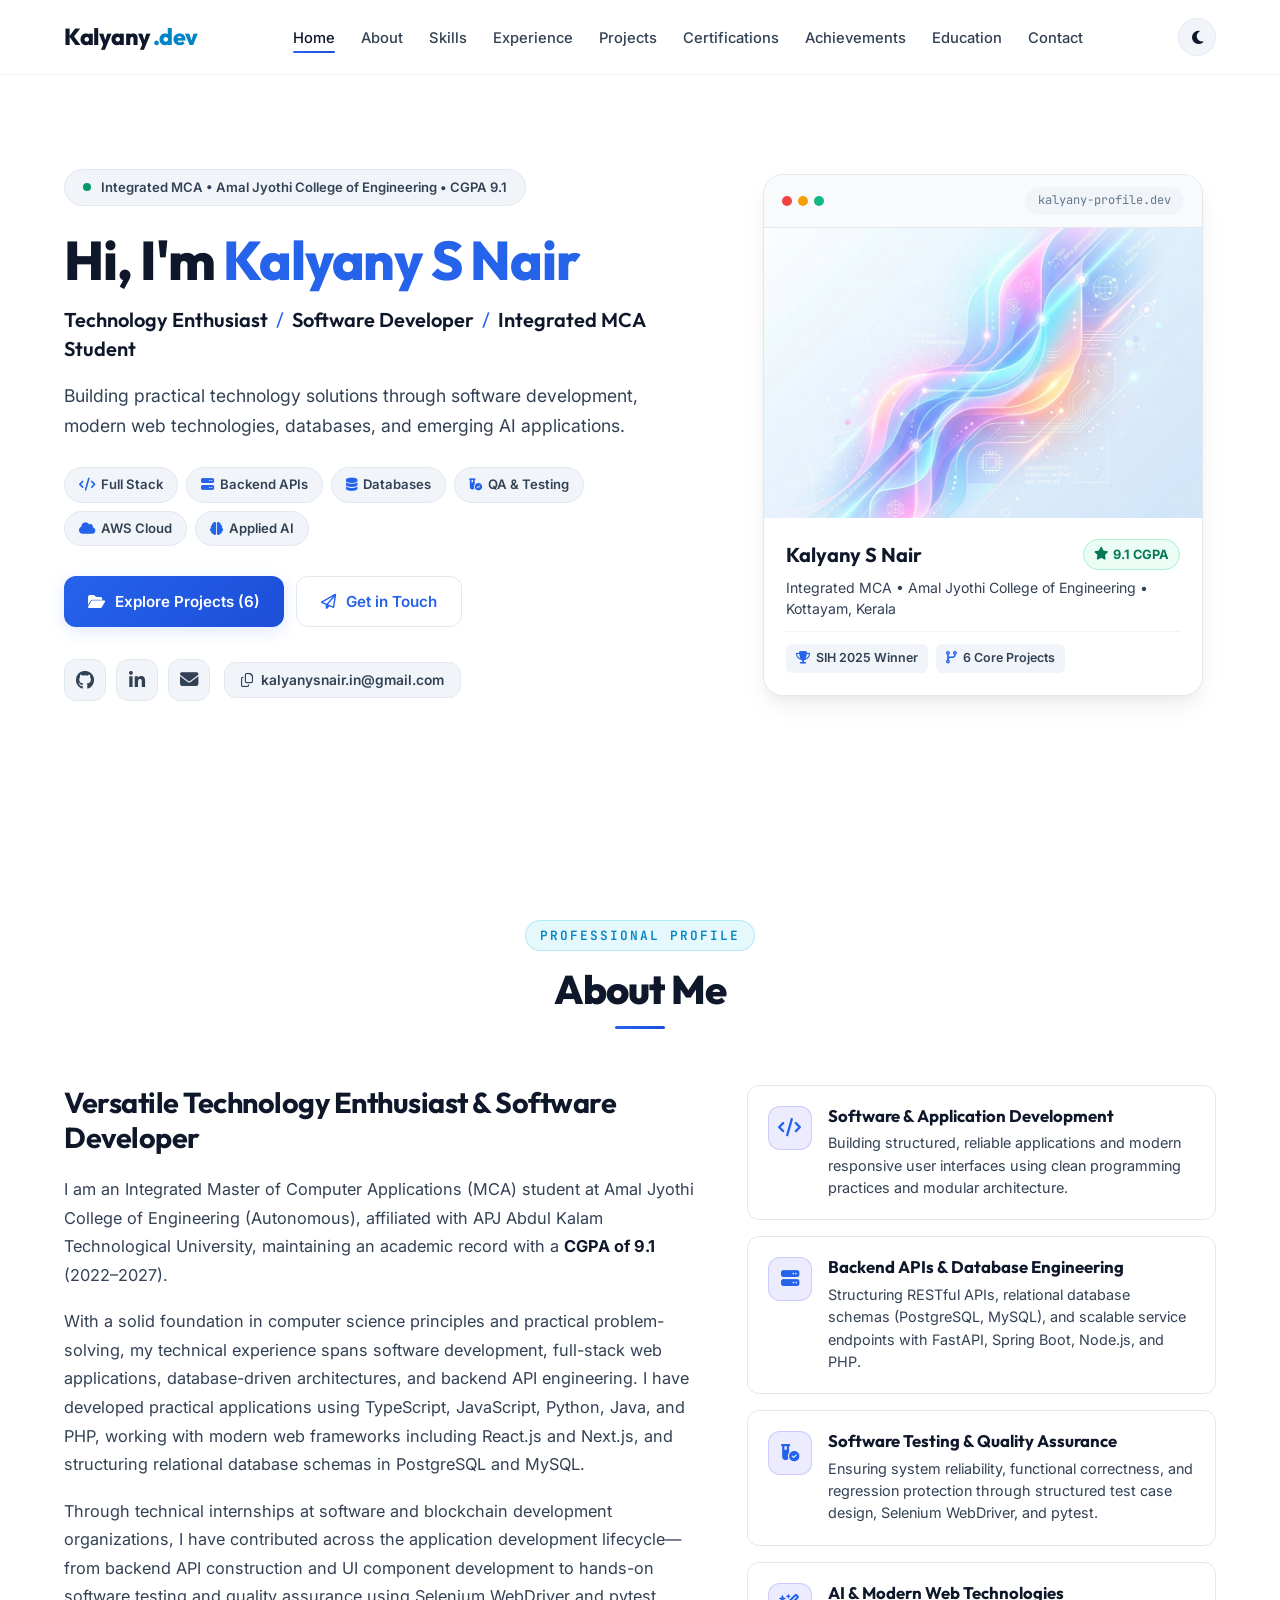
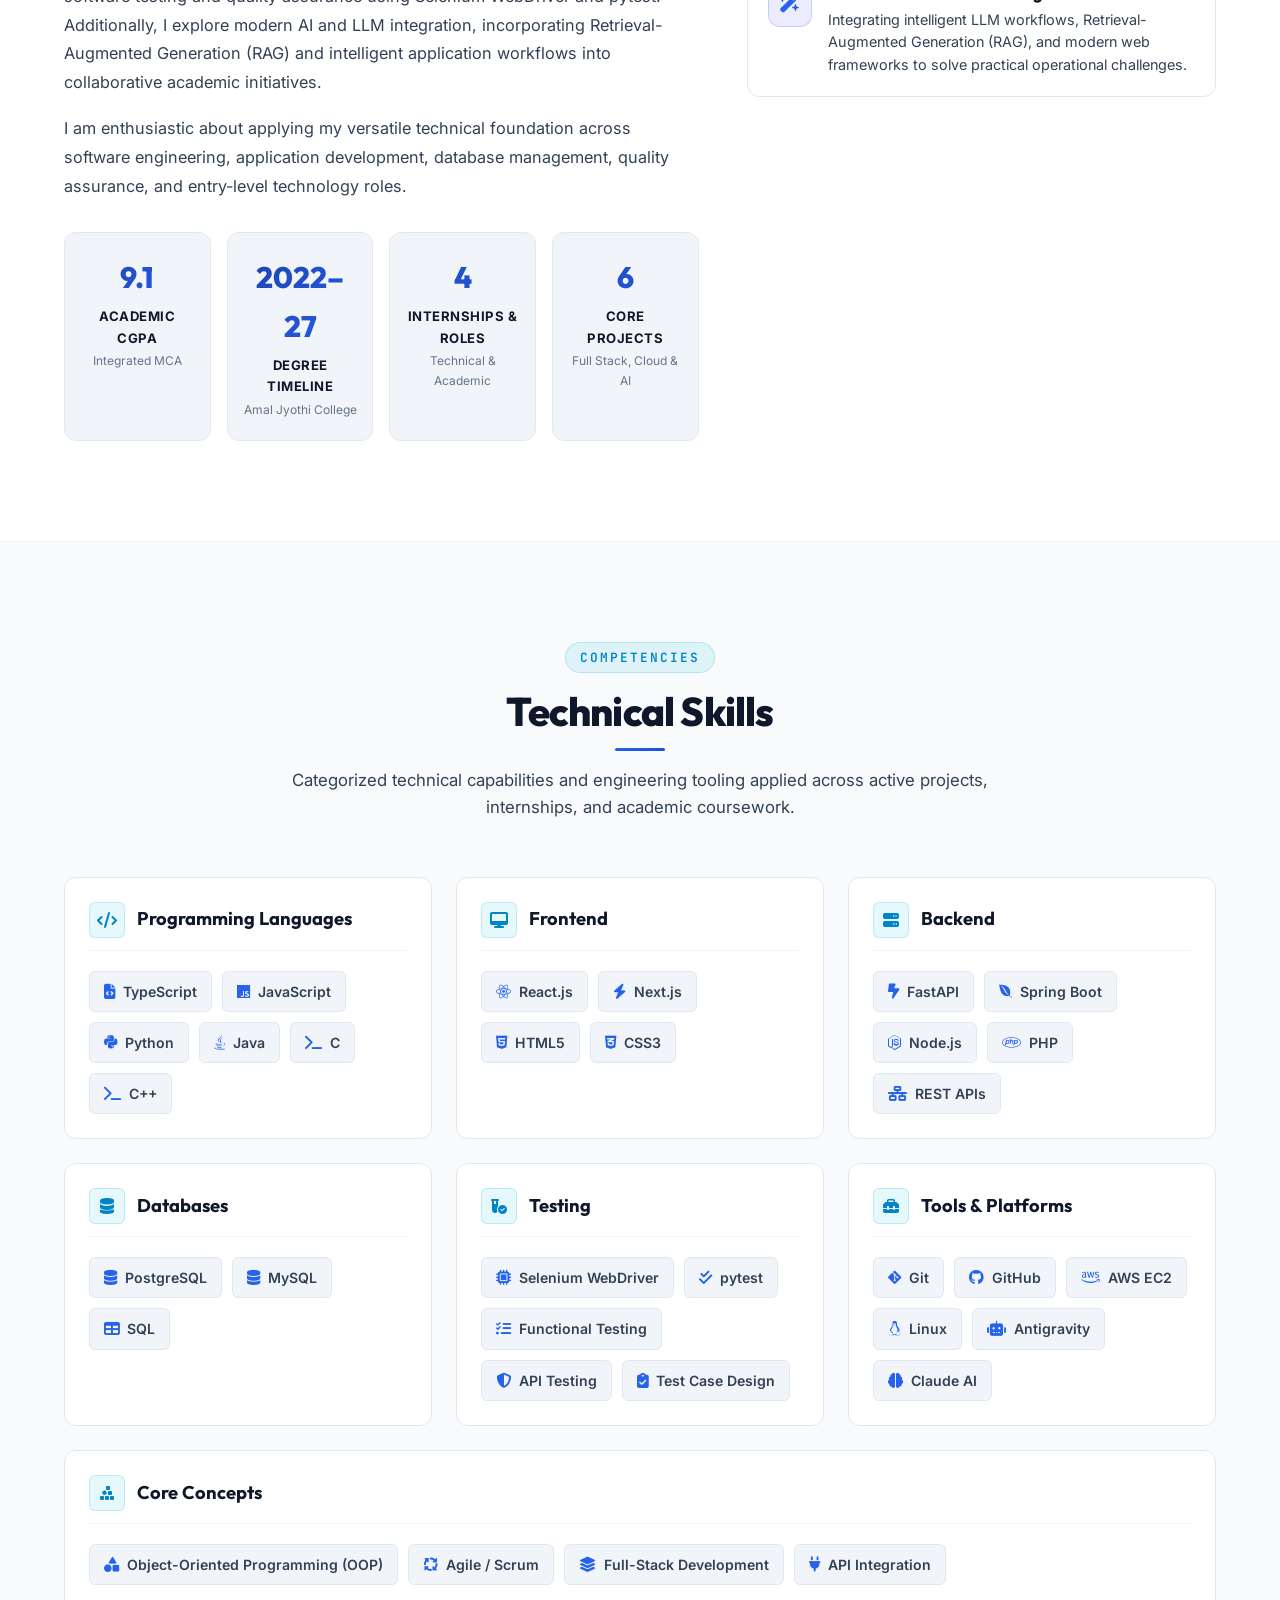
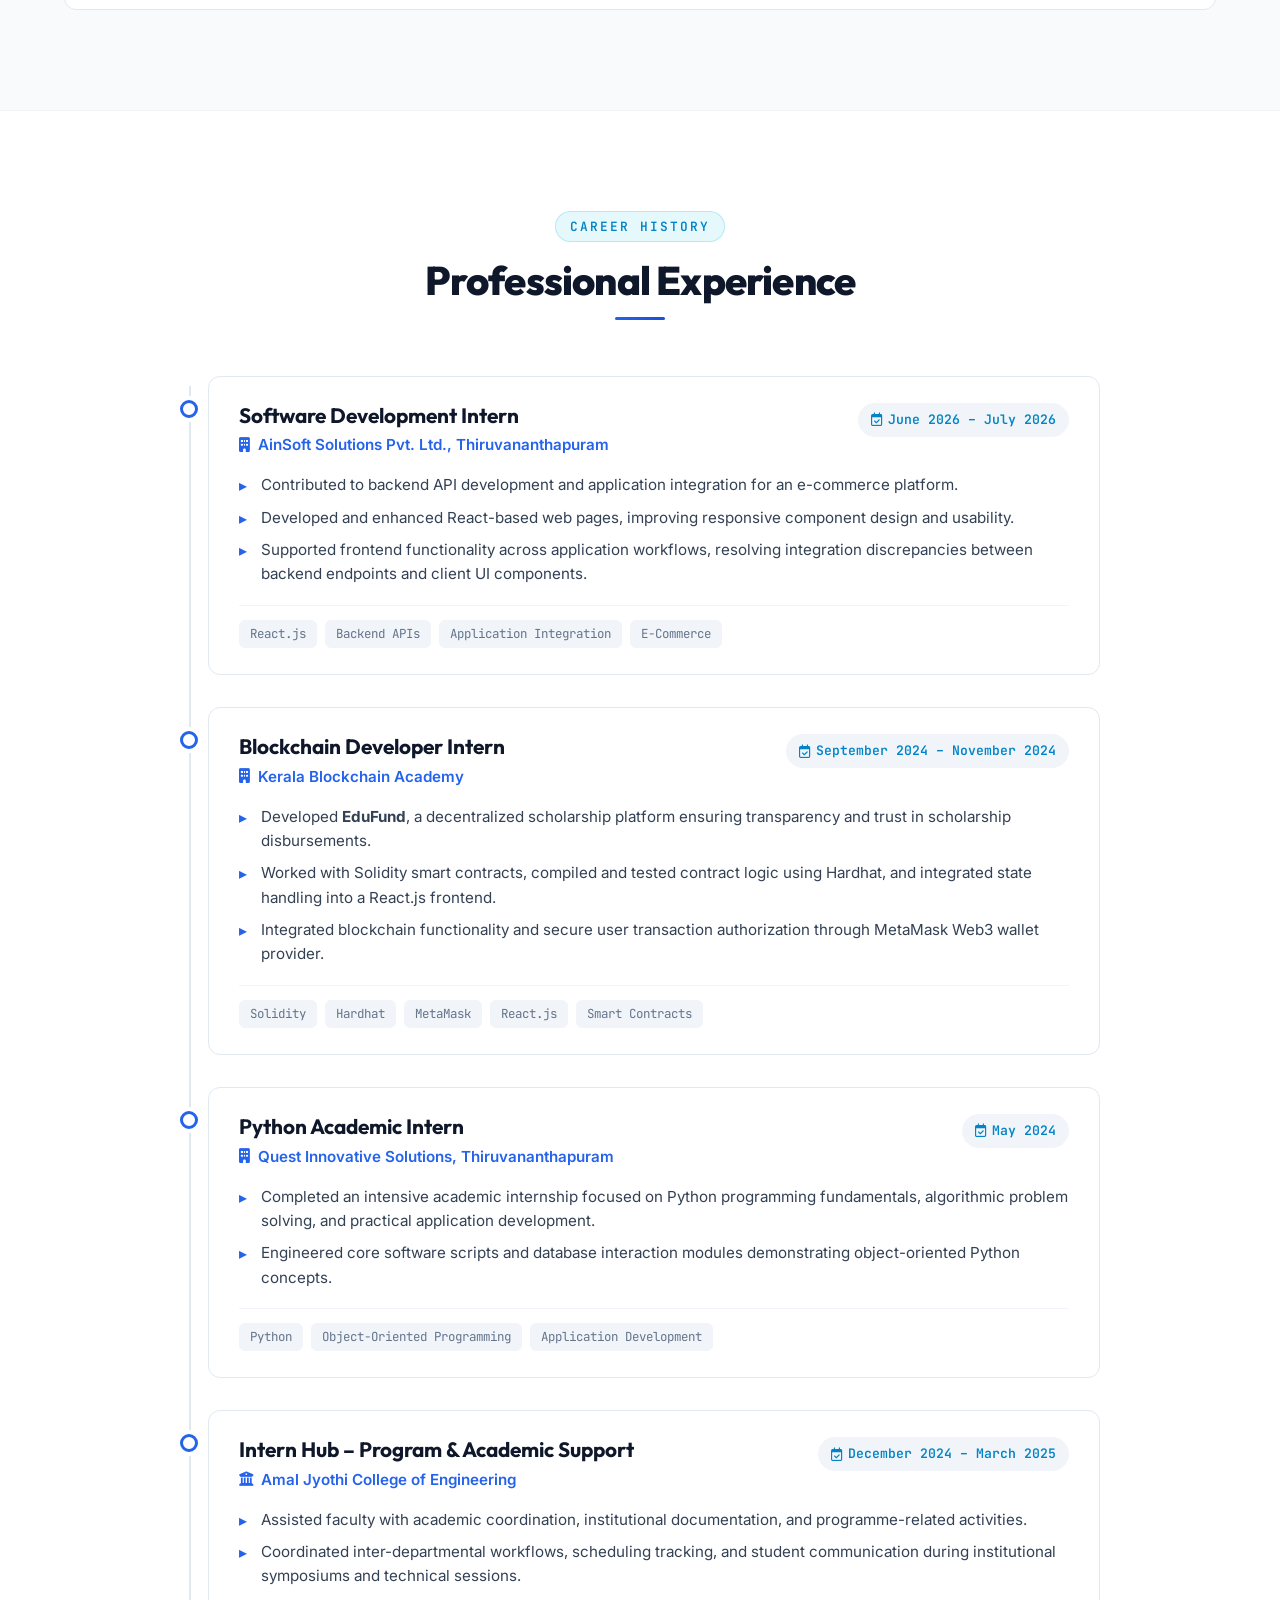
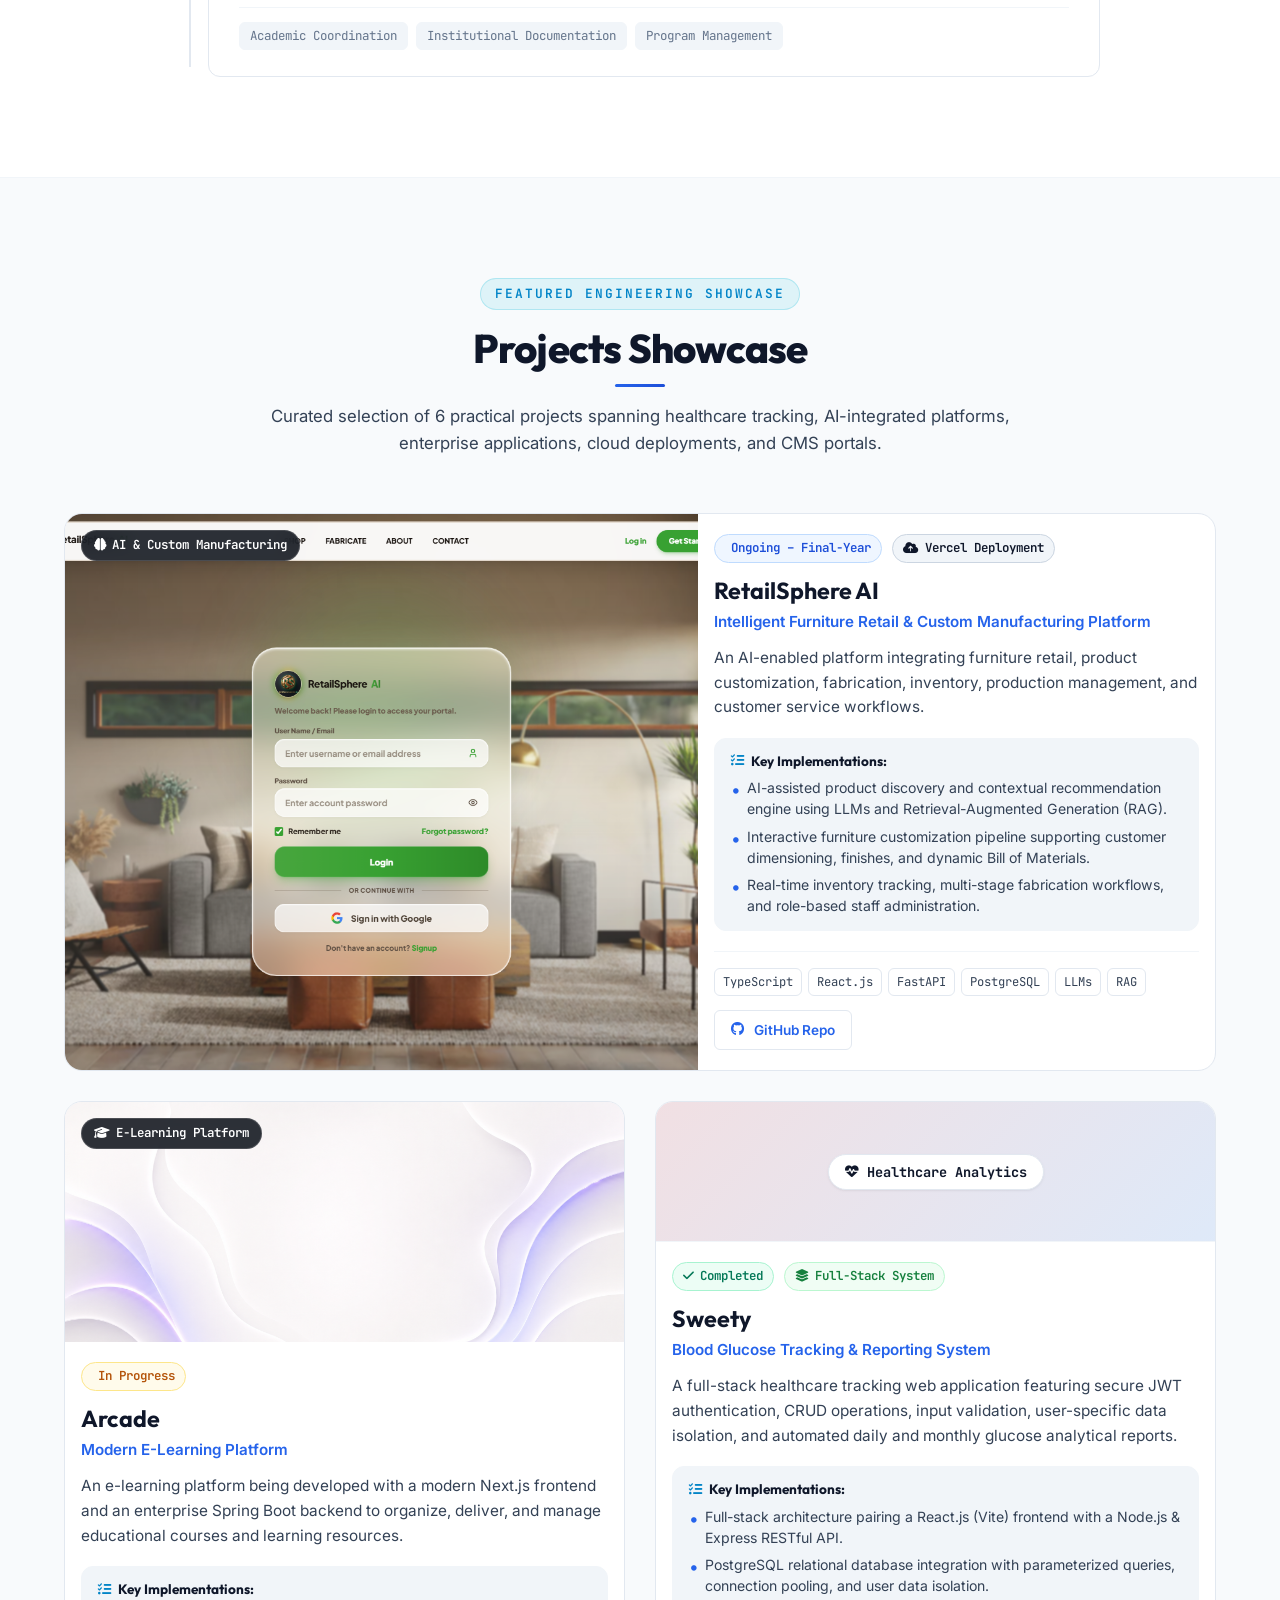
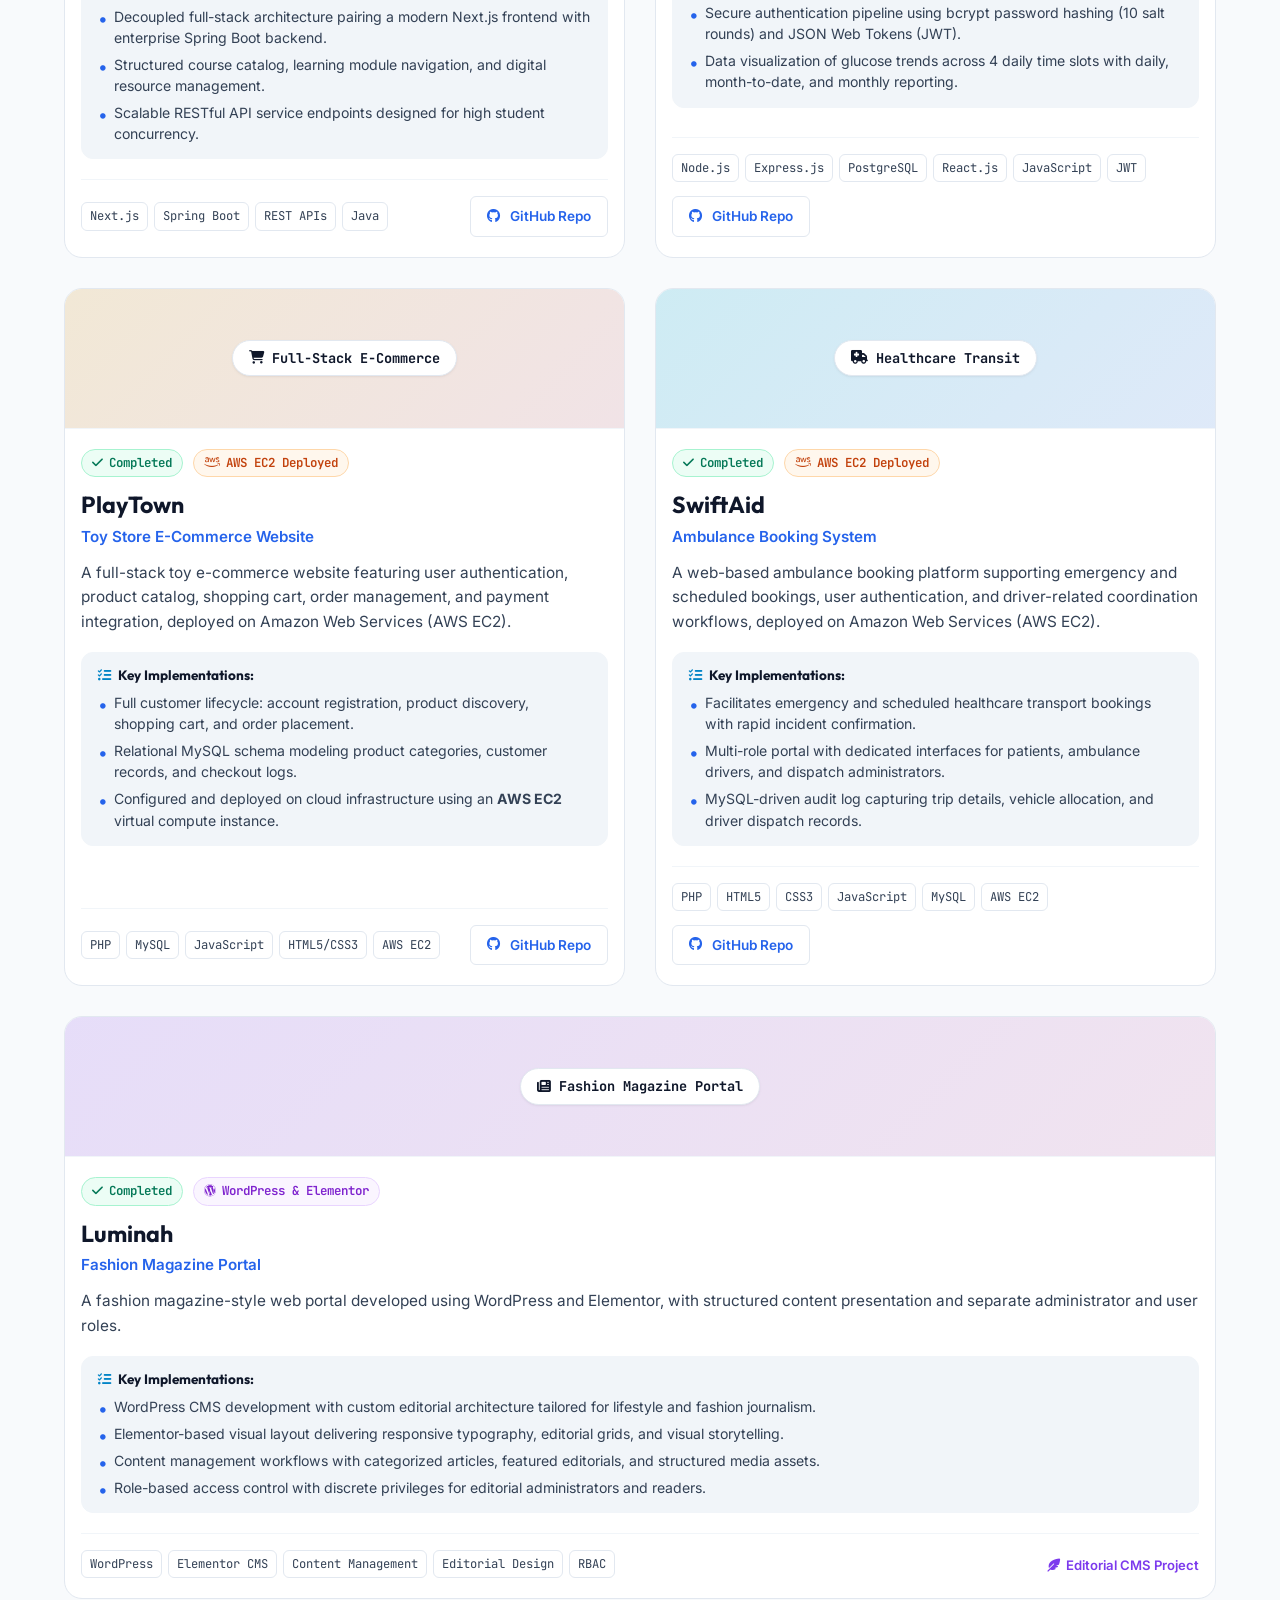
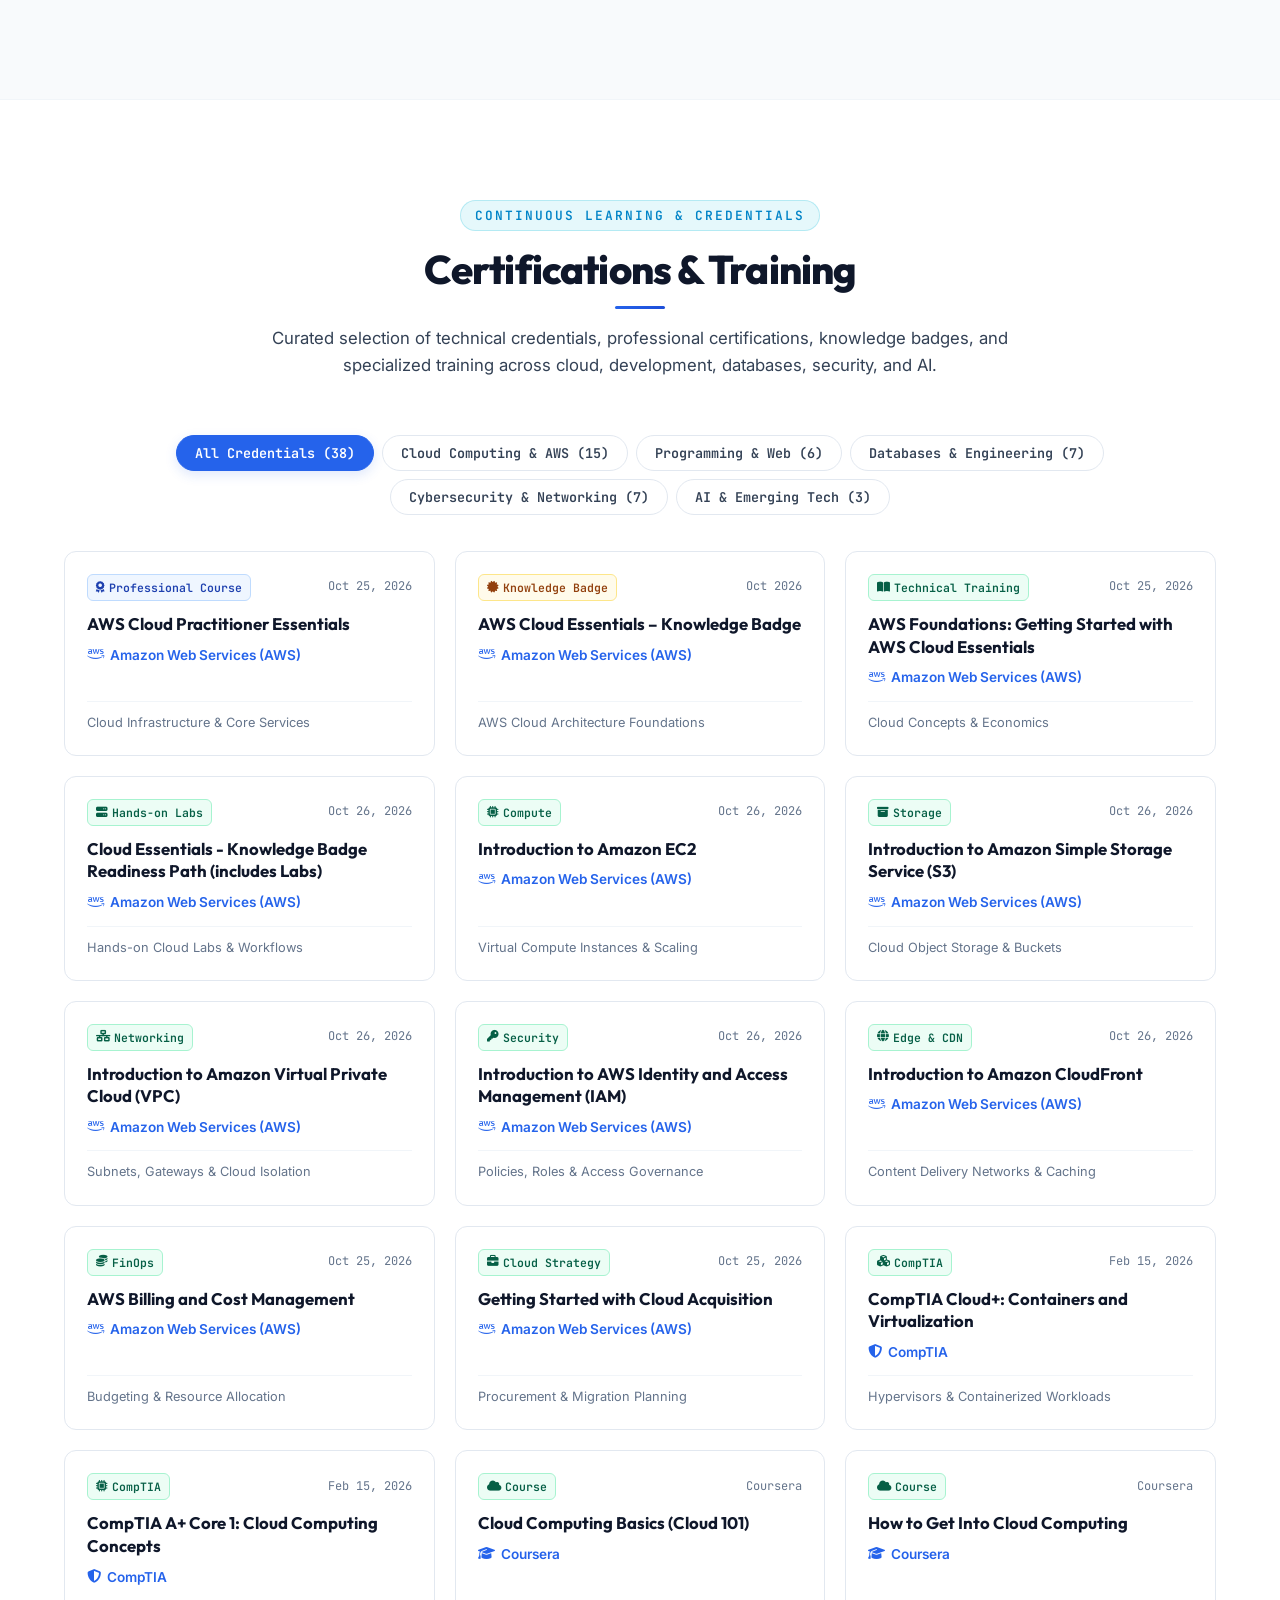
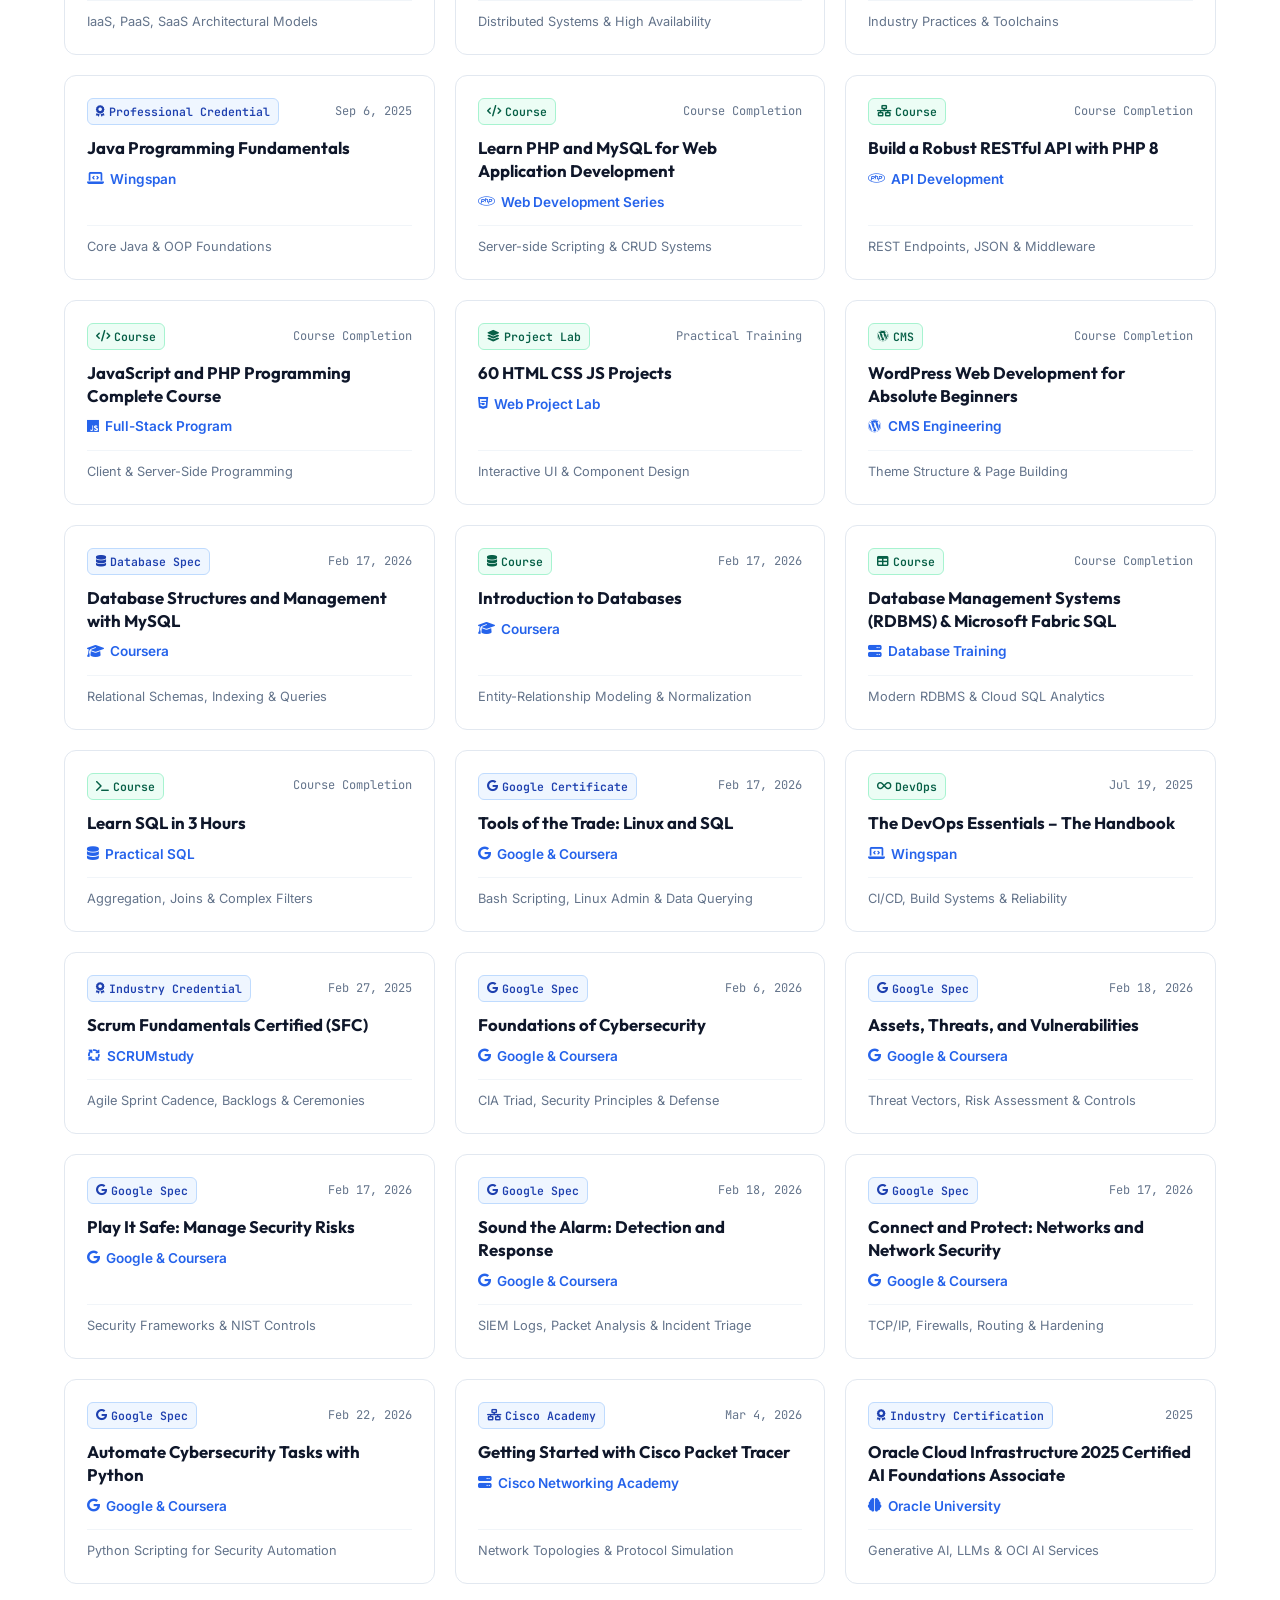
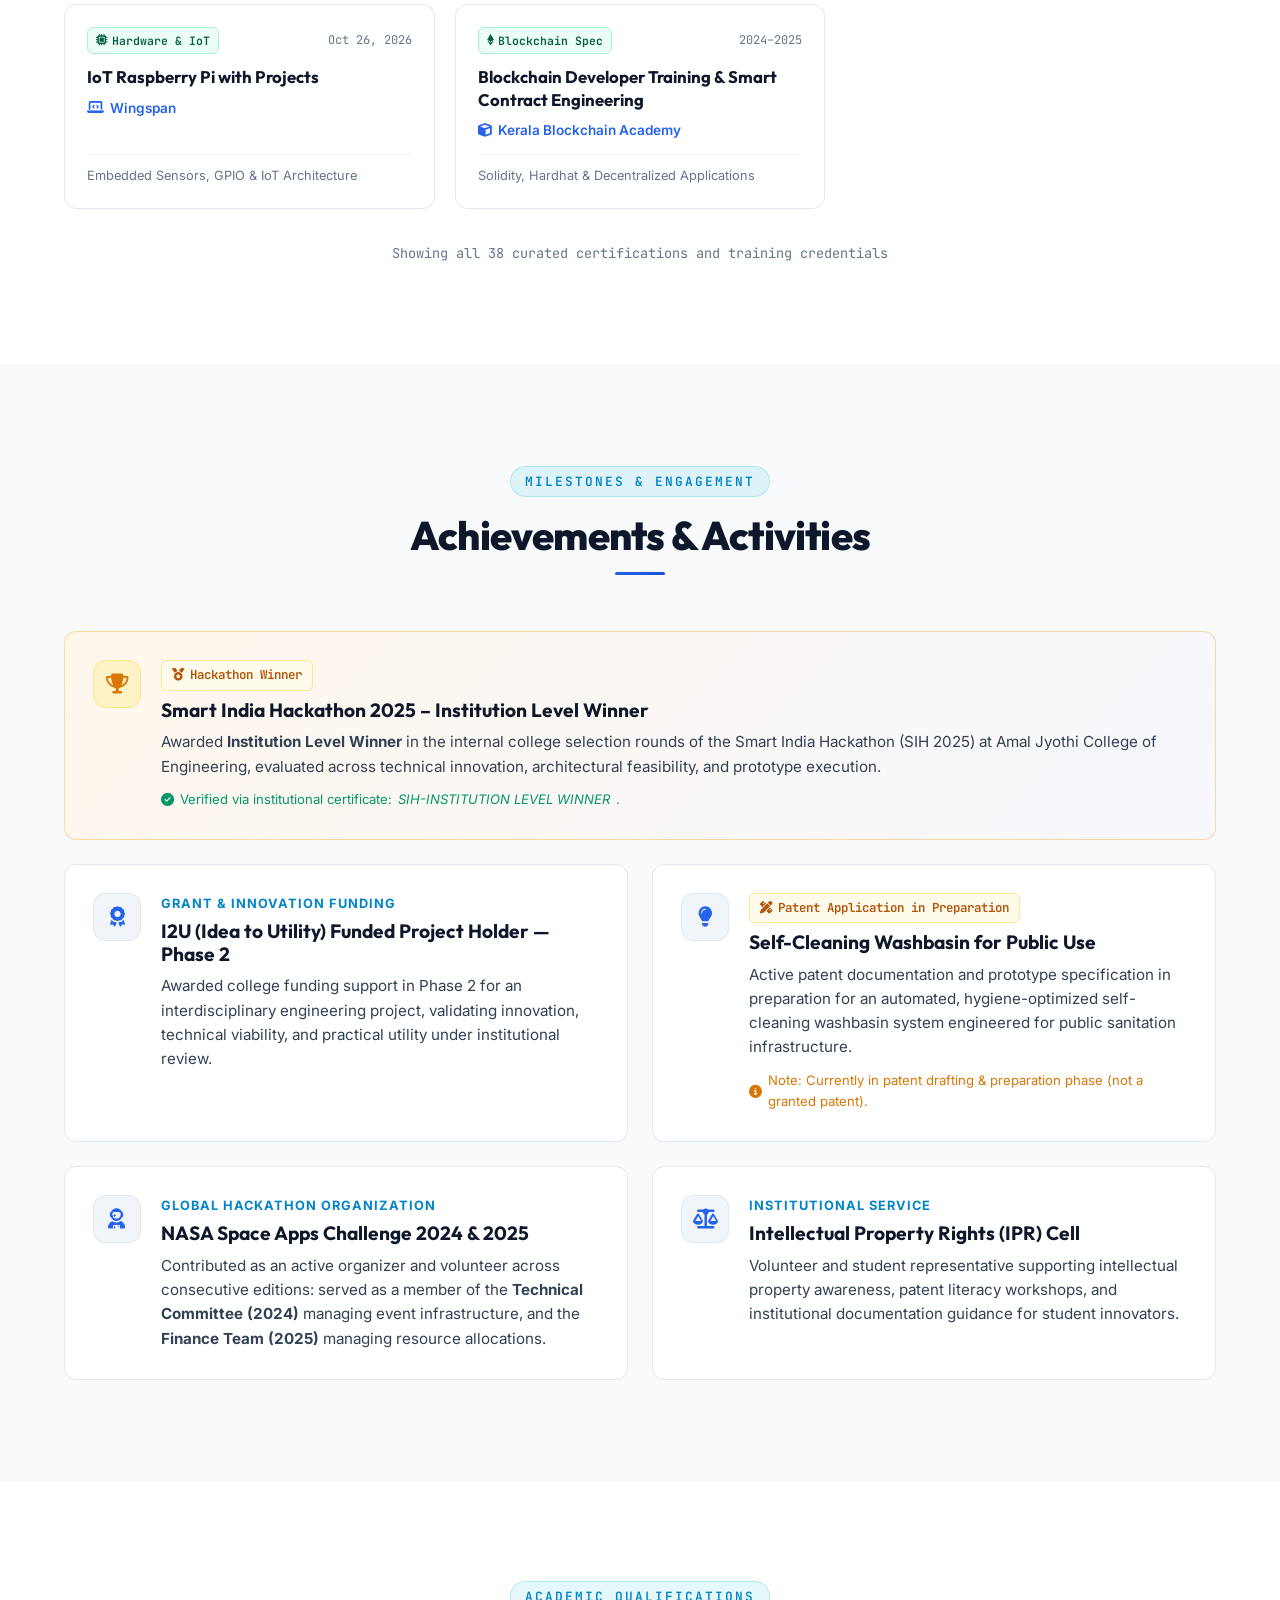
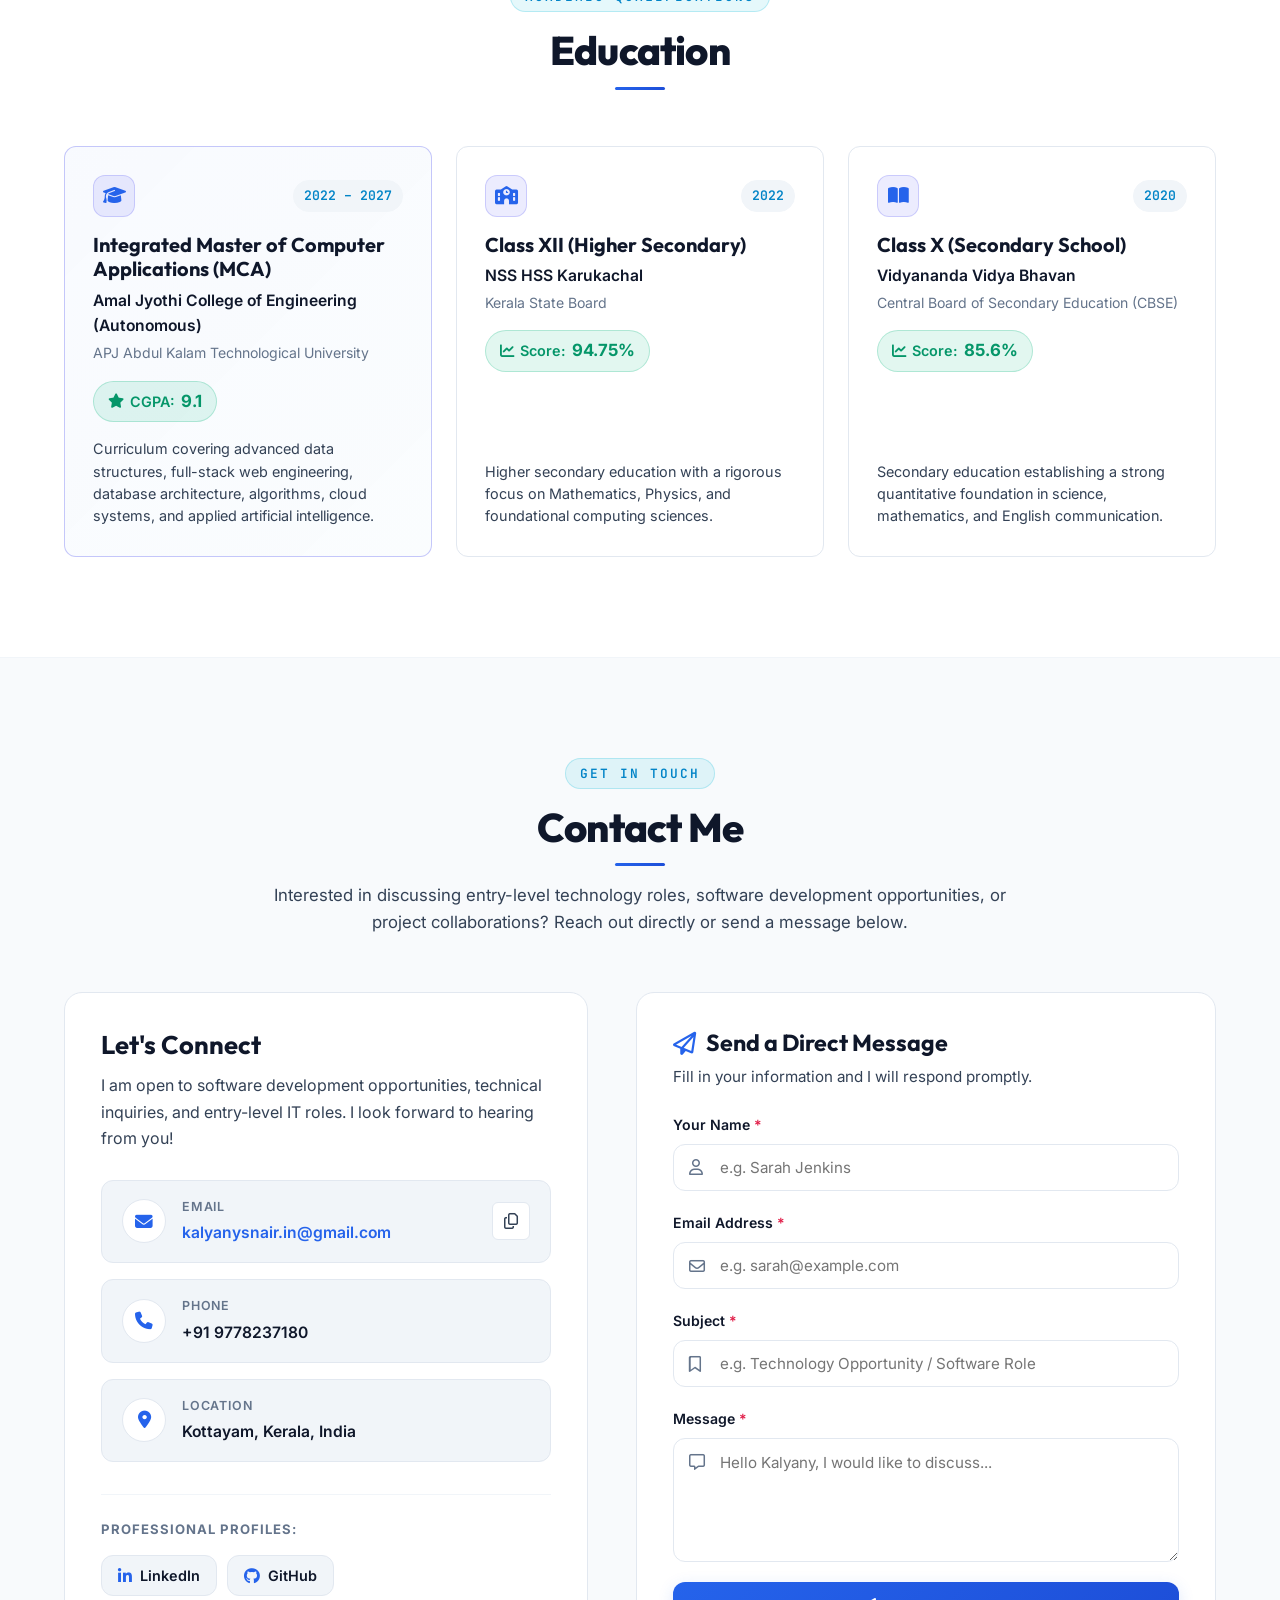
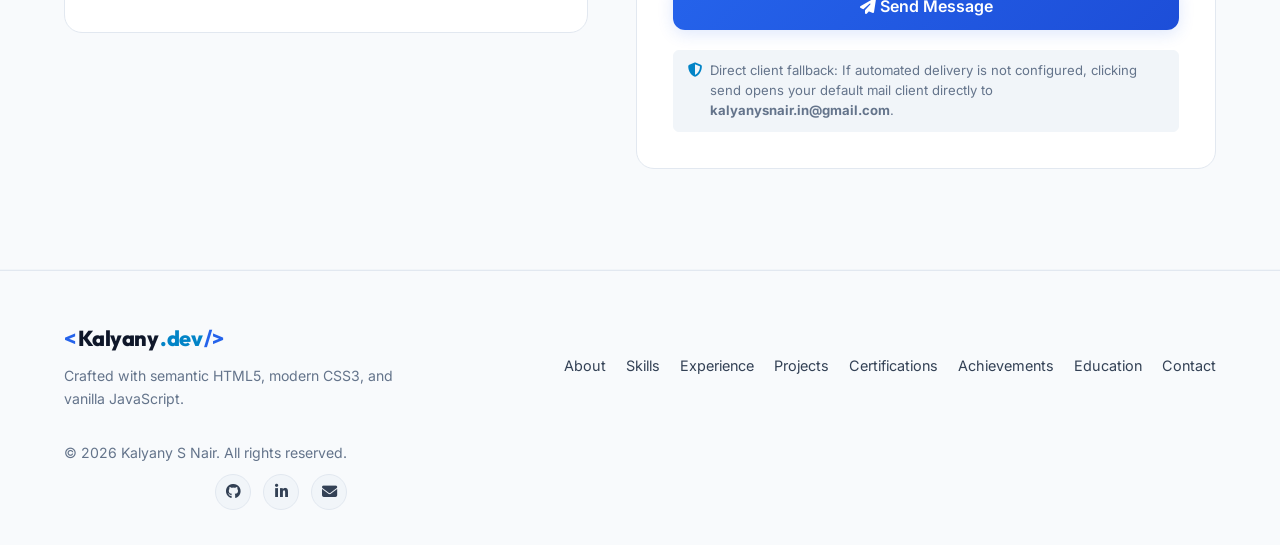
<file: index.html>
<!DOCTYPE html>
<html lang="en" data-theme="light">

<head>
  <meta charset="UTF-8">
  <meta name="viewport" content="width=device-width, initial-scale=1.0">
  <title>Kalyany S Nair | Technology Enthusiast, Software Developer &amp; Integrated MCA Student</title>
  <meta name="description"
    content="Official portfolio of Kalyany S Nair, Integrated MCA student (CGPA: 9.1), software developer, and technology enthusiast. Building practical technology solutions through software development, modern web technologies, databases, and emerging AI applications.">
  <meta name="keywords"
    content="Kalyany S Nair, Technology Enthusiast, Software Developer, Full Stack Developer, Integrated MCA, Amal Jyothi College of Engineering, React, FastAPI, Next.js, Spring Boot, PostgreSQL, MySQL, AWS EC2, Vercel, WordPress, Software Testing, Selenium, Python, Java">
  <meta name="author" content="Kalyany S Nair">

  <!-- Open Graph / Social Sharing Meta -->
  <meta property="og:type" content="website">
  <meta property="og:title" content="Kalyany S Nair | Technology Enthusiast &amp; Software Developer">
  <meta property="og:description"
    content="Building practical technology solutions through software development, modern web technologies, databases, and emerging AI applications.">
  <meta property="og:url" content="https://kalyanysnair.github.io/Portfolio/">
  <meta name="twitter:card" content="summary_large_image">
  <meta name="twitter:title" content="Kalyany S Nair | Technology Enthusiast &amp; Software Developer">
  <meta name="twitter:description"
    content="Building practical technology solutions through software development, modern web technologies, databases, and emerging AI applications.">
  <meta name="theme-color" content="#ffffff">

  <!-- Favicon (Crisp SVG Terminal Icon) -->
  <link rel="icon" type="image/svg+xml"
    href="data:image/svg+xml,<svg xmlns='http://www.w3.org/2000/svg' viewBox='0 0 32 32'><rect width='32' height='32' rx='7' fill='%232563eb'/><path d='M8 11l5 5-5 5M15 21h9' stroke='%23ffffff' stroke-width='2.5' stroke-linecap='round' stroke-linejoin='round'/></svg>">

  <!-- Google Fonts: Outfit, Inter & JetBrains Mono -->
  <link rel="preconnect" href="https://fonts.googleapis.com">
  <link rel="preconnect" href="https://fonts.gstatic.com" crossorigin>
  <link
    href="https://fonts.googleapis.com/css2?family=Inter:wght@300;400;500;600;700&family=JetBrains+Mono:wght@400;500;600&family=Outfit:wght@400;500;600;700;800;900&display=swap"
    rel="stylesheet">

  <!-- FontAwesome Icons -->
  <link rel="stylesheet" href="https://cdnjs.cloudflare.com/ajax/libs/font-awesome/6.5.1/css/all.min.css">

  <!-- Core Stylesheet -->
  <link rel="stylesheet" href="index.css?v=3.1">
</head>

<body>

  <!-- ================= HEADER & NAVIGATION ================= -->
  <header class="header" id="header">
    <div class="container nav-container">
      <a href="#home" class="logo" aria-label="Kalyany S Nair Homepage">
        <span class="logo-text">Kalyany</span><span class="logo-accent">.dev</span>
      </a>

      <nav class="nav-menu" id="nav-menu">
        <ul class="nav-links" id="nav-links">
          <li><a href="#home" class="nav-link active">Home</a></li>
          <li><a href="#about" class="nav-link">About</a></li>
          <li><a href="#skills" class="nav-link">Skills</a></li>
          <li><a href="#experience" class="nav-link">Experience</a></li>
          <li><a href="#projects" class="nav-link">Projects</a></li>
          <li><a href="#certifications" class="nav-link">Certifications</a></li>
          <li><a href="#achievements" class="nav-link">Achievements</a></li>
          <li><a href="#education" class="nav-link">Education</a></li>
          <li><a href="#contact" class="nav-link">Contact</a></li>
        </ul>
      </nav>

      <div class="nav-actions">
        <!-- Dark/Light Mode Switcher -->
        <button class="theme-btn" id="theme-btn" aria-label="Switch to dark mode" title="Switch to dark mode">
          <i class="fa-solid fa-moon" id="theme-icon"></i>
        </button>

        <!-- Mobile Menu Toggle Button -->
        <button class="menu-toggle" id="menu-toggle" aria-label="Toggle navigation menu" aria-expanded="false">
          <i class="fa-solid fa-bars"></i>
        </button>
      </div>
    </div>
  </header>

  <main>
    <!-- ================= HUMAN-DESIGNED EDITORIAL HERO ================= -->
    <section class="hero" id="home">
      <div class="container hero-container">
        <div class="hero-layout">
          
          <!-- Left Column: Personal Introduction & Actions -->
          <div class="hero-content">
            
            <!-- Clean, Tasteful Status Pill -->
            <div class="hero-status-pill">
              <span class="status-indicator-dot"></span>
              <span class="status-pill-text">Integrated MCA &bull; Amal Jyothi College of Engineering &bull; CGPA 9.1</span>
            </div>

            <h1 class="hero-title">
              Hi, I'm <span class="hero-name-accent">Kalyany S Nair</span>
            </h1>

            <!-- Exact Requested Main Headline -->
            <h2 class="hero-headline">
              Technology Enthusiast <span class="headline-divider">/</span> Software Developer <span class="headline-divider">/</span> Integrated MCA Student
            </h2>

            <!-- Exact Requested Alternative Supporting Statement -->
            <p class="hero-statement">
              Building practical technology solutions through software development, modern web technologies, databases, and emerging AI applications.
            </p>

            <!-- Clean Core Focus Tags -->
            <div class="hero-focus-tags">
              <span class="focus-tag"><i class="fa-solid fa-code"></i> Full Stack</span>
              <span class="focus-tag"><i class="fa-solid fa-server"></i> Backend APIs</span>
              <span class="focus-tag"><i class="fa-solid fa-database"></i> Databases</span>
              <span class="focus-tag"><i class="fa-solid fa-vial-circle-check"></i> QA &amp; Testing</span>
              <span class="focus-tag"><i class="fa-solid fa-cloud"></i> AWS Cloud</span>
              <span class="focus-tag"><i class="fa-solid fa-brain"></i> Applied AI</span>
            </div>

            <!-- Action Buttons -->
            <div class="hero-actions">
              <a href="#projects" class="btn btn-primary">
                <i class="fa-solid fa-folder-open"></i>
                <span>Explore Projects (6)</span>
              </a>
              <a href="#contact" class="btn btn-outline">
                <i class="fa-regular fa-paper-plane"></i>
                <span>Get in Touch</span>
              </a>
            </div>

            <!-- Social and Quick Copy Email Bar -->
            <div class="hero-connect-bar">
              <div class="connect-social-group">
                <a href="https://github.com/Kalyanysnair" target="_blank" rel="noopener noreferrer"
                  class="connect-icon-btn" aria-label="GitHub Profile" title="GitHub - Kalyanysnair">
                  <i class="fa-brands fa-github"></i>
                </a>
                <a href="https://linkedin.com/in/kalyanysnair" target="_blank" rel="noopener noreferrer"
                  class="connect-icon-btn" aria-label="LinkedIn Profile" title="LinkedIn - kalyanysnair">
                  <i class="fa-brands fa-linkedin-in"></i>
                </a>
                <a href="mailto:kalyanysnair.in@gmail.com" class="connect-icon-btn" aria-label="Email"
                  title="Direct Email - kalyanysnair.in@gmail.com">
                  <i class="fa-solid fa-envelope"></i>
                </a>
              </div>
              <button class="hero-copy-pill" id="hero-copy-email-btn" type="button" title="Copy email address">
                <i class="fa-regular fa-copy"></i>
                <span class="copy-email-text">kalyanysnair.in@gmail.com</span>
                <span class="hero-copy-tooltip" id="hero-copy-tooltip">Copied!</span>
              </button>
            </div>
          </div>

          <!-- Right Column: Clean Editorial Visual Showcase -->
          <div class="hero-visual-column">
            <div class="hero-profile-card">
              <div class="card-browser-bar">
                <div class="browser-dots">
                  <span class="b-dot dot-red"></span>
                  <span class="b-dot dot-amber"></span>
                  <span class="b-dot dot-green"></span>
                </div>
                <div class="browser-address">kalyany-profile.dev</div>
              </div>
              <div class="card-image-box">
                <img src="assets/hero-bg.png" alt="Kalyany S Nair" class="profile-hero-img">
              </div>
              <div class="card-caption">
                <div class="caption-header">
                  <span class="caption-name">Kalyany S Nair</span>
                  <span class="caption-pill"><i class="fa-solid fa-star"></i> 9.1 CGPA</span>
                </div>
                <p class="caption-desc">Integrated MCA &bull; Amal Jyothi College of Engineering &bull; Kottayam, Kerala</p>
                <div class="caption-meta">
                  <span class="meta-item"><i class="fa-solid fa-trophy"></i> SIH 2025 Winner</span>
                  <span class="meta-item"><i class="fa-solid fa-code-branch"></i> 6 Core Projects</span>
                </div>
              </div>
            </div>
          </div>

        </div>
      </div>
    </section>

    <!-- ================= ABOUT ME SECTION ================= -->
    <section class="section" id="about">
      <div class="container">
        <div class="section-header">
          <span class="section-tag">Professional Profile</span>
          <h2 class="section-title">About Me</h2>
          <div class="section-title-bar"></div>
        </div>

        <div class="about-grid">
          <div class="about-info-col">
            <h3 class="about-heading">
              Versatile Technology Enthusiast &amp; Software Developer
            </h3>
            <p class="about-text">
              I am an Integrated Master of Computer Applications (MCA) student at Amal Jyothi College of Engineering (Autonomous), affiliated with APJ Abdul Kalam Technological University, maintaining an academic record with a <strong>CGPA of 9.1</strong> (2022–2027).
            </p>
            <p class="about-text">
              With a solid foundation in computer science principles and practical problem-solving, my technical experience spans software development, full-stack web applications, database-driven architectures, and backend API engineering. I have developed practical applications using TypeScript, JavaScript, Python, Java, and PHP, working with modern web frameworks including React.js and Next.js, and structuring relational database schemas in PostgreSQL and MySQL.
            </p>
            <p class="about-text">
              Through technical internships at software and blockchain development organizations, I have contributed across the application development lifecycle—from backend API construction and UI component development to hands-on software testing and quality assurance using Selenium WebDriver and pytest. Additionally, I explore modern AI and LLM integration, incorporating Retrieval-Augmented Generation (RAG) and intelligent application workflows into collaborative academic initiatives.
            </p>
            <p class="about-text">
              I am enthusiastic about applying my versatile technical foundation across software engineering, application development, database management, quality assurance, and entry-level technology roles.
            </p>

            <!-- Key Metric Counters -->
            <div class="metrics-grid">
              <div class="metric-card">
                <div class="metric-num">9.1</div>
                <div class="metric-label">Academic CGPA</div>
                <div class="metric-sub">Integrated MCA</div>
              </div>
              <div class="metric-card">
                <div class="metric-num">2022–27</div>
                <div class="metric-label">Degree Timeline</div>
                <div class="metric-sub">Amal Jyothi College</div>
              </div>
              <div class="metric-card">
                <div class="metric-num">4</div>
                <div class="metric-label">Internships &amp; Roles</div>
                <div class="metric-sub">Technical &amp; Academic</div>
              </div>
              <div class="metric-card">
                <div class="metric-num">6</div>
                <div class="metric-label">Core Projects</div>
                <div class="metric-sub">Full Stack, Cloud &amp; AI</div>
              </div>
            </div>
          </div>

          <!-- Value Proposition / Architectural Pillars -->
          <div class="about-pillars-col">
            <div class="pillar-card">
              <div class="pillar-icon">
                <i class="fa-solid fa-code"></i>
              </div>
              <div class="pillar-content">
                <h4>Software &amp; Application Development</h4>
                <p>Building structured, reliable applications and modern responsive user interfaces using clean programming practices and modular architecture.</p>
              </div>
            </div>

            <div class="pillar-card">
              <div class="pillar-icon">
                <i class="fa-solid fa-server"></i>
              </div>
              <div class="pillar-content">
                <h4>Backend APIs &amp; Database Engineering</h4>
                <p>Structuring RESTful APIs, relational database schemas (PostgreSQL, MySQL), and scalable service endpoints with FastAPI, Spring Boot, Node.js, and PHP.</p>
              </div>
            </div>

            <div class="pillar-card">
              <div class="pillar-icon">
                <i class="fa-solid fa-vial-circle-check"></i>
              </div>
              <div class="pillar-content">
                <h4>Software Testing &amp; Quality Assurance</h4>
                <p>Ensuring system reliability, functional correctness, and regression protection through structured test case design, Selenium WebDriver, and pytest.</p>
              </div>
            </div>

            <div class="pillar-card">
              <div class="pillar-icon">
                <i class="fa-solid fa-wand-magic-sparkles"></i>
              </div>
              <div class="pillar-content">
                <h4>AI &amp; Modern Web Technologies</h4>
                <p>Integrating intelligent LLM workflows, Retrieval-Augmented Generation (RAG), and modern web frameworks to solve practical operational challenges.</p>
              </div>
            </div>
          </div>
        </div>
      </div>
    </section>

    <!-- ================= TECHNICAL SKILLS SECTION ================= -->
    <section class="section section-alt" id="skills">
      <div class="container">
        <div class="section-header">
          <span class="section-tag">Competencies</span>
          <h2 class="section-title">Technical Skills</h2>
          <div class="section-title-bar"></div>
          <p class="section-subtitle">
            Categorized technical capabilities and engineering tooling applied across active projects, internships, and academic coursework.
          </p>
        </div>

        <div class="skills-grid">
          <!-- Category 1: Programming Languages -->
          <div class="skill-category-card">
            <div class="category-header">
              <div class="category-icon-box">
                <i class="fa-solid fa-code"></i>
              </div>
              <h3 class="category-title">Programming Languages</h3>
            </div>
            <div class="skills-tag-list">
              <span class="skill-badge"><i class="fa-solid fa-file-code"></i> TypeScript</span>
              <span class="skill-badge"><i class="fa-brands fa-js"></i> JavaScript</span>
              <span class="skill-badge"><i class="fa-brands fa-python"></i> Python</span>
              <span class="skill-badge"><i class="fa-brands fa-java"></i> Java</span>
              <span class="skill-badge"><i class="fa-solid fa-terminal"></i> C</span>
              <span class="skill-badge"><i class="fa-solid fa-terminal"></i> C++</span>
            </div>
          </div>

          <!-- Category 2: Frontend -->
          <div class="skill-category-card">
            <div class="category-header">
              <div class="category-icon-box">
                <i class="fa-solid fa-desktop"></i>
              </div>
              <h3 class="category-title">Frontend</h3>
            </div>
            <div class="skills-tag-list">
              <span class="skill-badge"><i class="fa-brands fa-react"></i> React.js</span>
              <span class="skill-badge"><i class="fa-solid fa-bolt"></i> Next.js</span>
              <span class="skill-badge"><i class="fa-brands fa-html5"></i> HTML5</span>
              <span class="skill-badge"><i class="fa-brands fa-css3-alt"></i> CSS3</span>
            </div>
          </div>

          <!-- Category 3: Backend -->
          <div class="skill-category-card">
            <div class="category-header">
              <div class="category-icon-box">
                <i class="fa-solid fa-server"></i>
              </div>
              <h3 class="category-title">Backend</h3>
            </div>
            <div class="skills-tag-list">
              <span class="skill-badge"><i class="fa-solid fa-bolt-lightning"></i> FastAPI</span>
              <span class="skill-badge"><i class="fa-brands fa-envira"></i> Spring Boot</span>
              <span class="skill-badge"><i class="fa-brands fa-node-js"></i> Node.js</span>
              <span class="skill-badge"><i class="fa-brands fa-php"></i> PHP</span>
              <span class="skill-badge"><i class="fa-solid fa-network-wired"></i> REST APIs</span>
            </div>
          </div>

          <!-- Category 4: Databases -->
          <div class="skill-category-card">
            <div class="category-header">
              <div class="category-icon-box">
                <i class="fa-solid fa-database"></i>
              </div>
              <h3 class="category-title">Databases</h3>
            </div>
            <div class="skills-tag-list">
              <span class="skill-badge"><i class="fa-solid fa-database"></i> PostgreSQL</span>
              <span class="skill-badge"><i class="fa-solid fa-database"></i> MySQL</span>
              <span class="skill-badge"><i class="fa-solid fa-table"></i> SQL</span>
            </div>
          </div>

          <!-- Category 5: Testing -->
          <div class="skill-category-card">
            <div class="category-header">
              <div class="category-icon-box">
                <i class="fa-solid fa-vial-circle-check"></i>
              </div>
              <h3 class="category-title">Testing</h3>
            </div>
            <div class="skills-tag-list">
              <span class="skill-badge"><i class="fa-solid fa-microchip"></i> Selenium WebDriver</span>
              <span class="skill-badge"><i class="fa-solid fa-check-double"></i> pytest</span>
              <span class="skill-badge"><i class="fa-solid fa-list-check"></i> Functional Testing</span>
              <span class="skill-badge"><i class="fa-solid fa-shield-halved"></i> API Testing</span>
              <span class="skill-badge"><i class="fa-solid fa-clipboard-check"></i> Test Case Design</span>
            </div>
          </div>

          <!-- Category 6: Tools & Platforms -->
          <div class="skill-category-card">
            <div class="category-header">
              <div class="category-icon-box">
                <i class="fa-solid fa-toolbox"></i>
              </div>
              <h3 class="category-title">Tools &amp; Platforms</h3>
            </div>
            <div class="skills-tag-list">
              <span class="skill-badge"><i class="fa-brands fa-git-alt"></i> Git</span>
              <span class="skill-badge"><i class="fa-brands fa-github"></i> GitHub</span>
              <span class="skill-badge"><i class="fa-brands fa-aws"></i> AWS EC2</span>
              <span class="skill-badge"><i class="fa-brands fa-linux"></i> Linux</span>
              <span class="skill-badge"><i class="fa-solid fa-robot"></i> Antigravity</span>
              <span class="skill-badge"><i class="fa-solid fa-brain"></i> Claude AI</span>
            </div>
          </div>

          <!-- Category 7: Concepts (Spans across bottom) -->
          <div class="skill-category-card skill-category-concepts">
            <div class="category-header">
              <div class="category-icon-box">
                <i class="fa-solid fa-cubes-stacked"></i>
              </div>
              <h3 class="category-title">Core Concepts</h3>
            </div>
            <div class="skills-tag-list">
              <span class="skill-badge"><i class="fa-solid fa-shapes"></i> Object-Oriented Programming (OOP)</span>
              <span class="skill-badge"><i class="fa-solid fa-arrows-spin"></i> Agile / Scrum</span>
              <span class="skill-badge"><i class="fa-solid fa-layer-group"></i> Full-Stack Development</span>
              <span class="skill-badge"><i class="fa-solid fa-plug"></i> API Integration</span>
            </div>
          </div>
        </div>
      </div>
    </section>

    <!-- ================= PROFESSIONAL EXPERIENCE SECTION ================= -->
    <section class="section" id="experience">
      <div class="container">
        <div class="section-header">
          <span class="section-tag">Career History</span>
          <h2 class="section-title">Professional Experience</h2>
          <div class="section-title-bar"></div>
        </div>

        <div class="timeline-container">
          <!-- Experience 1 -->
          <div class="timeline-card">
            <div class="timeline-indicator">
              <div class="timeline-bullet"></div>
            </div>
            <div class="timeline-content">
              <div class="timeline-top">
                <div class="timeline-heading-group">
                  <h3 class="timeline-role">Software Development Intern</h3>
                  <div class="timeline-org">
                    <i class="fa-solid fa-building"></i>
                    <span>AinSoft Solutions Pvt. Ltd., Thiruvananthapuram</span>
                  </div>
                </div>
                <div class="timeline-period-badge">
                  <i class="fa-regular fa-calendar-check"></i>
                  <span>June 2026 – July 2026</span>
                </div>
              </div>
              <ul class="timeline-bullet-list">
                <li>Contributed to backend API development and application integration for an e-commerce platform.</li>
                <li>Developed and enhanced React-based web pages, improving responsive component design and usability.</li>
                <li>Supported frontend functionality across application workflows, resolving integration discrepancies between backend endpoints and client UI components.</li>
              </ul>
              <div class="timeline-tech-tags">
                <span class="tag">React.js</span>
                <span class="tag">Backend APIs</span>
                <span class="tag">Application Integration</span>
                <span class="tag">E-Commerce</span>
              </div>
            </div>
          </div>

          <!-- Experience 2 -->
          <div class="timeline-card">
            <div class="timeline-indicator">
              <div class="timeline-bullet"></div>
            </div>
            <div class="timeline-content">
              <div class="timeline-top">
                <div class="timeline-heading-group">
                  <h3 class="timeline-role">Blockchain Developer Intern</h3>
                  <div class="timeline-org">
                    <i class="fa-solid fa-building"></i>
                    <span>Kerala Blockchain Academy</span>
                  </div>
                </div>
                <div class="timeline-period-badge">
                  <i class="fa-regular fa-calendar-check"></i>
                  <span>September 2024 – November 2024</span>
                </div>
              </div>
              <ul class="timeline-bullet-list">
                <li>Developed <strong>EduFund</strong>, a decentralized scholarship platform ensuring transparency and trust in scholarship disbursements.</li>
                <li>Worked with Solidity smart contracts, compiled and tested contract logic using Hardhat, and integrated state handling into a React.js frontend.</li>
                <li>Integrated blockchain functionality and secure user transaction authorization through MetaMask Web3 wallet provider.</li>
              </ul>
              <div class="timeline-tech-tags">
                <span class="tag">Solidity</span>
                <span class="tag">Hardhat</span>
                <span class="tag">MetaMask</span>
                <span class="tag">React.js</span>
                <span class="tag">Smart Contracts</span>
              </div>
            </div>
          </div>

          <!-- Experience 3 -->
          <div class="timeline-card">
            <div class="timeline-indicator">
              <div class="timeline-bullet"></div>
            </div>
            <div class="timeline-content">
              <div class="timeline-top">
                <div class="timeline-heading-group">
                  <h3 class="timeline-role">Python Academic Intern</h3>
                  <div class="timeline-org">
                    <i class="fa-solid fa-building"></i>
                    <span>Quest Innovative Solutions, Thiruvananthapuram</span>
                  </div>
                </div>
                <div class="timeline-period-badge">
                  <i class="fa-regular fa-calendar-check"></i>
                  <span>May 2024</span>
                </div>
              </div>
              <ul class="timeline-bullet-list">
                <li>Completed an intensive academic internship focused on Python programming fundamentals, algorithmic problem solving, and practical application development.</li>
                <li>Engineered core software scripts and database interaction modules demonstrating object-oriented Python concepts.</li>
              </ul>
              <div class="timeline-tech-tags">
                <span class="tag">Python</span>
                <span class="tag">Object-Oriented Programming</span>
                <span class="tag">Application Development</span>
              </div>
            </div>
          </div>

          <!-- Experience 4 -->
          <div class="timeline-card">
            <div class="timeline-indicator">
              <div class="timeline-bullet"></div>
            </div>
            <div class="timeline-content">
              <div class="timeline-top">
                <div class="timeline-heading-group">
                  <h3 class="timeline-role">Intern Hub – Program &amp; Academic Support</h3>
                  <div class="timeline-org">
                    <i class="fa-solid fa-building-columns"></i>
                    <span>Amal Jyothi College of Engineering</span>
                  </div>
                </div>
                <div class="timeline-period-badge">
                  <i class="fa-regular fa-calendar-check"></i>
                  <span>December 2024 – March 2025</span>
                </div>
              </div>
              <ul class="timeline-bullet-list">
                <li>Assisted faculty with academic coordination, institutional documentation, and programme-related activities.</li>
                <li>Coordinated inter-departmental workflows, scheduling tracking, and student communication during institutional symposiums and technical sessions.</li>
              </ul>
              <div class="timeline-tech-tags">
                <span class="tag">Academic Coordination</span>
                <span class="tag">Institutional Documentation</span>
                <span class="tag">Program Management</span>
              </div>
            </div>
          </div>
        </div>
      </div>
    </section>

    <!-- ================= FEATURED PROJECTS SECTION (6 PROJECTS) ================= -->
    <section class="section section-alt" id="projects">
      <div class="container">
        <div class="section-header">
          <span class="section-tag">Featured Engineering Showcase</span>
          <h2 class="section-title">Projects Showcase</h2>
          <div class="section-title-bar"></div>
          <p class="section-subtitle">
            Curated selection of 6 practical projects spanning healthcare tracking, AI-integrated platforms, enterprise applications, cloud deployments, and CMS portals.
          </p>
        </div>

        <!-- 5-Project Varied Editorial Grid -->
        <div class="projects-editorial-grid">
          
          <!-- Project 1: RetailSphere AI (Featured Platform Showcase with Real Screenshot) -->
          <article class="project-card-editorial project-card-featured">
            <div class="project-media-wrapper">
              <img src="assets/projects/retailsphere.png" alt="RetailSphere AI Platform Screenshot" class="project-media-img" loading="lazy">
              <div class="project-media-overlay">
                <span class="project-overlay-badge"><i class="fa-solid fa-brain"></i> AI &amp; Custom Manufacturing</span>
              </div>
            </div>

            <div class="project-details-wrapper">
              <div class="project-meta-top">
                <span class="status-pill status-ongoing">
                  <span class="pulse-dot"></span> Ongoing – Final-Year
                </span>
                <span class="deployment-pill status-vercel" title="Configured for Vercel deployment">
                  <i class="fa-solid fa-cloud-arrow-up"></i> Vercel Deployment
                </span>
              </div>

              <h3 class="project-headline">RetailSphere AI</h3>
              <div class="project-subhead">Intelligent Furniture Retail &amp; Custom Manufacturing Platform</div>
              
              <p class="project-summary">
                An AI-enabled platform integrating furniture retail, product customization, fabrication, inventory, production management, and customer service workflows.
              </p>

              <div class="project-highlights">
                <h4 class="highlights-title"><i class="fa-solid fa-list-check"></i> Key Implementations:</h4>
                <ul class="highlights-list">
                  <li>AI-assisted product discovery and contextual recommendation engine using LLMs and Retrieval-Augmented Generation (RAG).</li>
                  <li>Interactive furniture customization pipeline supporting customer dimensioning, finishes, and dynamic Bill of Materials.</li>
                  <li>Real-time inventory tracking, multi-stage fabrication workflows, and role-based staff administration.</li>
                </ul>
              </div>

              <div class="project-footer">
                <div class="project-tech-pills">
                  <span class="tech-tag">TypeScript</span>
                  <span class="tech-tag">React.js</span>
                  <span class="tech-tag">FastAPI</span>
                  <span class="tech-tag">PostgreSQL</span>
                  <span class="tech-tag">LLMs</span>
                  <span class="tech-tag">RAG</span>
                </div>
                <div class="project-links">
                  <a href="https://github.com/Kalyanysnair/RetailSphereAI" target="_blank" rel="noopener noreferrer"
                    class="btn btn-sm btn-outline">
                    <i class="fa-brands fa-github"></i> GitHub Repo
                  </a>
                </div>
              </div>
            </div>
          </article>

          <!-- Project 2: Arcade (Enterprise E-Learning with Real Banner) -->
          <article class="project-card-editorial">
            <div class="project-media-wrapper">
              <img src="assets/projects/arcade.png" alt="Arcade E-Learning Platform Artwork" class="project-media-img" loading="lazy">
              <div class="project-media-overlay">
                <span class="project-overlay-badge"><i class="fa-solid fa-graduation-cap"></i> E-Learning Platform</span>
              </div>
            </div>

            <div class="project-details-wrapper">
              <div class="project-meta-top">
                <span class="status-pill status-in-progress">
                  <span class="pulse-dot"></span> In Progress
                </span>
              </div>

              <h3 class="project-headline">Arcade</h3>
              <div class="project-subhead">Modern E-Learning Platform</div>
              
              <p class="project-summary">
                An e-learning platform being developed with a modern Next.js frontend and an enterprise Spring Boot backend to organize, deliver, and manage educational courses and learning resources.
              </p>

              <div class="project-highlights">
                <h4 class="highlights-title"><i class="fa-solid fa-list-check"></i> Key Implementations:</h4>
                <ul class="highlights-list">
                  <li>Decoupled full-stack architecture pairing a modern Next.js frontend with enterprise Spring Boot backend.</li>
                  <li>Structured course catalog, learning module navigation, and digital resource management.</li>
                  <li>Scalable RESTful API service endpoints designed for high student concurrency.</li>
                </ul>
              </div>

              <div class="project-footer">
                <div class="project-tech-pills">
                  <span class="tech-tag">Next.js</span>
                  <span class="tech-tag">Spring Boot</span>
                  <span class="tech-tag">REST APIs</span>
                  <span class="tech-tag">Java</span>
                </div>
                <div class="project-links">
                  <a href="https://github.com/Kalyanysnair/Arcade" target="_blank" rel="noopener noreferrer"
                    class="btn btn-sm btn-outline">
                    <i class="fa-brands fa-github"></i> GitHub Repo
                  </a>
                </div>
              </div>
            </div>
          </article>

          <!-- Project 3: Sweety (Blood Glucose Tracking & Reporting System) -->
          <article class="project-card-editorial">
            <div class="project-header-graphic graphic-sweety">
              <div class="graphic-badge"><i class="fa-solid fa-heart-pulse"></i> Healthcare Analytics</div>
            </div>

            <div class="project-details-wrapper">
              <div class="project-meta-top">
                <span class="status-pill status-completed">
                  <i class="fa-solid fa-check"></i> Completed
                </span>
                <span class="deployment-pill status-fullstack" title="Full-Stack Web Architecture">
                  <i class="fa-solid fa-layer-group"></i> Full-Stack System
                </span>
              </div>

              <h3 class="project-headline">Sweety</h3>
              <div class="project-subhead">Blood Glucose Tracking &amp; Reporting System</div>
              
              <p class="project-summary">
                A full-stack healthcare tracking web application featuring secure JWT authentication, CRUD operations, input validation, user-specific data isolation, and automated daily and monthly glucose analytical reports.
              </p>

              <div class="project-highlights">
                <h4 class="highlights-title"><i class="fa-solid fa-list-check"></i> Key Implementations:</h4>
                <ul class="highlights-list">
                  <li>Full-stack architecture pairing a React.js (Vite) frontend with a Node.js &amp; Express RESTful API.</li>
                  <li>PostgreSQL relational database integration with parameterized queries, connection pooling, and user data isolation.</li>
                  <li>Secure authentication pipeline using bcrypt password hashing (10 salt rounds) and JSON Web Tokens (JWT).</li>
                  <li>Data visualization of glucose trends across 4 daily time slots with daily, month-to-date, and monthly reporting.</li>
                </ul>
              </div>

              <div class="project-footer">
                <div class="project-tech-pills">
                  <span class="tech-tag">Node.js</span>
                  <span class="tech-tag">Express.js</span>
                  <span class="tech-tag">PostgreSQL</span>
                  <span class="tech-tag">React.js</span>
                  <span class="tech-tag">JavaScript</span>
                  <span class="tech-tag">JWT</span>
                </div>
                <div class="project-links">
                  <a href="https://github.com/Kalyanysnair/Sweety-Blood-Glucose-Tracker" target="_blank" rel="noopener noreferrer"
                    class="btn btn-sm btn-outline">
                    <i class="fa-brands fa-github"></i> GitHub Repo
                  </a>
                </div>
              </div>
            </div>
          </article>

          <!-- Project 4: PlayTown (E-Commerce with AWS EC2 Deployment) -->
          <article class="project-card-editorial">
            <div class="project-header-graphic graphic-playtown">
              <div class="graphic-badge"><i class="fa-solid fa-cart-shopping"></i> Full-Stack E-Commerce</div>
            </div>

            <div class="project-details-wrapper">
              <div class="project-meta-top">
                <span class="status-pill status-completed">
                  <i class="fa-solid fa-check"></i> Completed
                </span>
                <span class="deployment-pill status-aws" title="Deployed on AWS EC2 Cloud">
                  <i class="fa-brands fa-aws"></i> AWS EC2 Deployed
                </span>
              </div>

              <h3 class="project-headline">PlayTown</h3>
              <div class="project-subhead">Toy Store E-Commerce Website</div>
              
              <p class="project-summary">
                A full-stack toy e-commerce website featuring user authentication, product catalog, shopping cart, order management, and payment integration, deployed on Amazon Web Services (AWS EC2).
              </p>

              <div class="project-highlights">
                <h4 class="highlights-title"><i class="fa-solid fa-list-check"></i> Key Implementations:</h4>
                <ul class="highlights-list">
                  <li>Full customer lifecycle: account registration, product discovery, shopping cart, and order placement.</li>
                  <li>Relational MySQL schema modeling product categories, customer records, and checkout logs.</li>
                  <li>Configured and deployed on cloud infrastructure using an <strong>AWS EC2</strong> virtual compute instance.</li>
                </ul>
              </div>

              <div class="project-footer">
                <div class="project-tech-pills">
                  <span class="tech-tag">PHP</span>
                  <span class="tech-tag">MySQL</span>
                  <span class="tech-tag">JavaScript</span>
                  <span class="tech-tag">HTML5/CSS3</span>
                  <span class="tech-tag">AWS EC2</span>
                </div>
                <div class="project-links">
                  <a href="https://github.com/Kalyanysnair/Playtown" target="_blank" rel="noopener noreferrer"
                    class="btn btn-sm btn-outline">
                    <i class="fa-brands fa-github"></i> GitHub Repo
                  </a>
                </div>
              </div>
            </div>
          </article>

          <!-- Project 5: SwiftAid (Healthcare Ambulance Booking with AWS EC2 Deployment) -->
          <article class="project-card-editorial">
            <div class="project-header-graphic graphic-swiftaid">
              <div class="graphic-badge"><i class="fa-solid fa-truck-medical"></i> Healthcare Transit</div>
            </div>

            <div class="project-details-wrapper">
              <div class="project-meta-top">
                <span class="status-pill status-completed">
                  <i class="fa-solid fa-check"></i> Completed
                </span>
                <span class="deployment-pill status-aws" title="Deployed on AWS EC2 Cloud">
                  <i class="fa-brands fa-aws"></i> AWS EC2 Deployed
                </span>
              </div>

              <h3 class="project-headline">SwiftAid</h3>
              <div class="project-subhead">Ambulance Booking System</div>
              
              <p class="project-summary">
                A web-based ambulance booking platform supporting emergency and scheduled bookings, user authentication, and driver-related coordination workflows, deployed on Amazon Web Services (AWS EC2).
              </p>

              <div class="project-highlights">
                <h4 class="highlights-title"><i class="fa-solid fa-list-check"></i> Key Implementations:</h4>
                <ul class="highlights-list">
                  <li>Facilitates emergency and scheduled healthcare transport bookings with rapid incident confirmation.</li>
                  <li>Multi-role portal with dedicated interfaces for patients, ambulance drivers, and dispatch administrators.</li>
                  <li>MySQL-driven audit log capturing trip details, vehicle allocation, and driver dispatch records.</li>
                </ul>
              </div>

              <div class="project-footer">
                <div class="project-tech-pills">
                  <span class="tech-tag">PHP</span>
                  <span class="tech-tag">HTML5</span>
                  <span class="tech-tag">CSS3</span>
                  <span class="tech-tag">JavaScript</span>
                  <span class="tech-tag">MySQL</span>
                  <span class="tech-tag">AWS EC2</span>
                </div>
                <div class="project-links">
                  <a href="https://github.com/Kalyanysnair/SwiftAid_Project" target="_blank" rel="noopener noreferrer"
                    class="btn btn-sm btn-outline">
                    <i class="fa-brands fa-github"></i> GitHub Repo
                  </a>
                </div>
              </div>
            </div>
          </article>

          <!-- Project 6: Luminah (Fashion Magazine Portal - WordPress CMS & Elementor) -->
          <article class="project-card-editorial project-card-cms">
            <div class="project-header-graphic graphic-luminah">
              <div class="graphic-badge"><i class="fa-solid fa-newspaper"></i> Fashion Magazine Portal</div>
            </div>

            <div class="project-details-wrapper">
              <div class="project-meta-top">
                <span class="status-pill status-completed">
                  <i class="fa-solid fa-check"></i> Completed
                </span>
                <span class="deployment-pill status-cms" title="CMS Portal Architecture">
                  <i class="fa-brands fa-wordpress"></i> WordPress &amp; Elementor
                </span>
              </div>

              <h3 class="project-headline">Luminah</h3>
              <div class="project-subhead">Fashion Magazine Portal</div>
              
              <p class="project-summary">
                A fashion magazine-style web portal developed using WordPress and Elementor, with structured content presentation and separate administrator and user roles.
              </p>

              <div class="project-highlights">
                <h4 class="highlights-title"><i class="fa-solid fa-list-check"></i> Key Implementations:</h4>
                <ul class="highlights-list">
                  <li>WordPress CMS development with custom editorial architecture tailored for lifestyle and fashion journalism.</li>
                  <li>Elementor-based visual layout delivering responsive typography, editorial grids, and visual storytelling.</li>
                  <li>Content management workflows with categorized articles, featured editorials, and structured media assets.</li>
                  <li>Role-based access control with discrete privileges for editorial administrators and readers.</li>
                </ul>
              </div>

              <div class="project-footer">
                <div class="project-tech-pills">
                  <span class="tech-tag">WordPress</span>
                  <span class="tech-tag">Elementor CMS</span>
                  <span class="tech-tag">Content Management</span>
                  <span class="tech-tag">Editorial Design</span>
                  <span class="tech-tag">RBAC</span>
                </div>
                <div class="project-links">
                  <span class="project-cms-badge"><i class="fa-solid fa-feather-pointed"></i> Editorial CMS Project</span>
                </div>
              </div>
            </div>
          </article>

        </div>
      </div>
    </section>

    <!-- ================= CERTIFICATIONS SECTION (EXPANDED & CURATED) ================= -->
    <section class="section" id="certifications">
      <div class="container">
        <div class="section-header">
          <span class="section-tag">Continuous Learning &amp; Credentials</span>
          <h2 class="section-title">Certifications &amp; Training</h2>
          <div class="section-title-bar"></div>
          <p class="section-subtitle">
            Curated selection of technical credentials, professional certifications, knowledge badges, and specialized training across cloud, development, databases, security, and AI.
          </p>
        </div>

        <!-- Category Filter Tabs -->
        <div class="cert-filter-nav">
          <button class="cert-tab-btn active" data-filter="all">All Credentials (38)</button>
          <button class="cert-tab-btn" data-filter="cloud">Cloud Computing &amp; AWS (15)</button>
          <button class="cert-tab-btn" data-filter="programming">Programming &amp; Web (6)</button>
          <button class="cert-tab-btn" data-filter="database">Databases &amp; Engineering (7)</button>
          <button class="cert-tab-btn" data-filter="security">Cybersecurity &amp; Networking (7)</button>
          <button class="cert-tab-btn" data-filter="ai">AI &amp; Emerging Tech (3)</button>
        </div>

        <!-- Curated Certifications Grid -->
        <div class="certifications-curated-grid" id="cert-grid">
          
          <!-- === A. CLOUD COMPUTING & AWS === -->
          <div class="cert-item-card" data-category="cloud">
            <div class="cert-card-header">
              <span class="cert-type-pill type-prof"><i class="fa-solid fa-award"></i> Professional Course</span>
              <span class="cert-date-tag">Oct 25, 2026</span>
            </div>
            <h4 class="cert-title">AWS Cloud Practitioner Essentials</h4>
            <div class="cert-org"><i class="fa-brands fa-aws"></i> Amazon Web Services (AWS)</div>
            <div class="cert-meta-tag">Cloud Infrastructure &amp; Core Services</div>
          </div>

          <div class="cert-item-card" data-category="cloud">
            <div class="cert-card-header">
              <span class="cert-type-pill type-badge"><i class="fa-solid fa-certificate"></i> Knowledge Badge</span>
              <span class="cert-date-tag">Oct 2026</span>
            </div>
            <h4 class="cert-title">AWS Cloud Essentials – Knowledge Badge</h4>
            <div class="cert-org"><i class="fa-brands fa-aws"></i> Amazon Web Services (AWS)</div>
            <div class="cert-meta-tag">AWS Cloud Architecture Foundations</div>
          </div>

          <div class="cert-item-card" data-category="cloud">
            <div class="cert-card-header">
              <span class="cert-type-pill type-course"><i class="fa-solid fa-book-open"></i> Technical Training</span>
              <span class="cert-date-tag">Oct 25, 2026</span>
            </div>
            <h4 class="cert-title">AWS Foundations: Getting Started with AWS Cloud Essentials</h4>
            <div class="cert-org"><i class="fa-brands fa-aws"></i> Amazon Web Services (AWS)</div>
            <div class="cert-meta-tag">Cloud Concepts &amp; Economics</div>
          </div>

          <div class="cert-item-card" data-category="cloud">
            <div class="cert-card-header">
              <span class="cert-type-pill type-course"><i class="fa-solid fa-server"></i> Hands-on Labs</span>
              <span class="cert-date-tag">Oct 26, 2026</span>
            </div>
            <h4 class="cert-title">Cloud Essentials - Knowledge Badge Readiness Path (includes Labs)</h4>
            <div class="cert-org"><i class="fa-brands fa-aws"></i> Amazon Web Services (AWS)</div>
            <div class="cert-meta-tag">Hands-on Cloud Labs &amp; Workflows</div>
          </div>

          <div class="cert-item-card" data-category="cloud">
            <div class="cert-card-header">
              <span class="cert-type-pill type-course"><i class="fa-solid fa-microchip"></i> Compute</span>
              <span class="cert-date-tag">Oct 26, 2026</span>
            </div>
            <h4 class="cert-title">Introduction to Amazon EC2</h4>
            <div class="cert-org"><i class="fa-brands fa-aws"></i> Amazon Web Services (AWS)</div>
            <div class="cert-meta-tag">Virtual Compute Instances &amp; Scaling</div>
          </div>

          <div class="cert-item-card" data-category="cloud">
            <div class="cert-card-header">
              <span class="cert-type-pill type-course"><i class="fa-solid fa-box-archive"></i> Storage</span>
              <span class="cert-date-tag">Oct 26, 2026</span>
            </div>
            <h4 class="cert-title">Introduction to Amazon Simple Storage Service (S3)</h4>
            <div class="cert-org"><i class="fa-brands fa-aws"></i> Amazon Web Services (AWS)</div>
            <div class="cert-meta-tag">Cloud Object Storage &amp; Buckets</div>
          </div>

          <div class="cert-item-card" data-category="cloud">
            <div class="cert-card-header">
              <span class="cert-type-pill type-course"><i class="fa-solid fa-network-wired"></i> Networking</span>
              <span class="cert-date-tag">Oct 26, 2026</span>
            </div>
            <h4 class="cert-title">Introduction to Amazon Virtual Private Cloud (VPC)</h4>
            <div class="cert-org"><i class="fa-brands fa-aws"></i> Amazon Web Services (AWS)</div>
            <div class="cert-meta-tag">Subnets, Gateways &amp; Cloud Isolation</div>
          </div>

          <div class="cert-item-card" data-category="cloud">
            <div class="cert-card-header">
              <span class="cert-type-pill type-course"><i class="fa-solid fa-key"></i> Security</span>
              <span class="cert-date-tag">Oct 26, 2026</span>
            </div>
            <h4 class="cert-title">Introduction to AWS Identity and Access Management (IAM)</h4>
            <div class="cert-org"><i class="fa-brands fa-aws"></i> Amazon Web Services (AWS)</div>
            <div class="cert-meta-tag">Policies, Roles &amp; Access Governance</div>
          </div>

          <div class="cert-item-card" data-category="cloud">
            <div class="cert-card-header">
              <span class="cert-type-pill type-course"><i class="fa-solid fa-globe"></i> Edge &amp; CDN</span>
              <span class="cert-date-tag">Oct 26, 2026</span>
            </div>
            <h4 class="cert-title">Introduction to Amazon CloudFront</h4>
            <div class="cert-org"><i class="fa-brands fa-aws"></i> Amazon Web Services (AWS)</div>
            <div class="cert-meta-tag">Content Delivery Networks &amp; Caching</div>
          </div>

          <div class="cert-item-card" data-category="cloud">
            <div class="cert-card-header">
              <span class="cert-type-pill type-course"><i class="fa-solid fa-coins"></i> FinOps</span>
              <span class="cert-date-tag">Oct 25, 2026</span>
            </div>
            <h4 class="cert-title">AWS Billing and Cost Management</h4>
            <div class="cert-org"><i class="fa-brands fa-aws"></i> Amazon Web Services (AWS)</div>
            <div class="cert-meta-tag">Budgeting &amp; Resource Allocation</div>
          </div>

          <div class="cert-item-card" data-category="cloud">
            <div class="cert-card-header">
              <span class="cert-type-pill type-course"><i class="fa-solid fa-briefcase"></i> Cloud Strategy</span>
              <span class="cert-date-tag">Oct 25, 2026</span>
            </div>
            <h4 class="cert-title">Getting Started with Cloud Acquisition</h4>
            <div class="cert-org"><i class="fa-brands fa-aws"></i> Amazon Web Services (AWS)</div>
            <div class="cert-meta-tag">Procurement &amp; Migration Planning</div>
          </div>

          <div class="cert-item-card" data-category="cloud">
            <div class="cert-card-header">
              <span class="cert-type-pill type-course"><i class="fa-solid fa-cubes"></i> CompTIA</span>
              <span class="cert-date-tag">Feb 15, 2026</span>
            </div>
            <h4 class="cert-title">CompTIA Cloud+: Containers and Virtualization</h4>
            <div class="cert-org"><i class="fa-solid fa-shield-halved"></i> CompTIA</div>
            <div class="cert-meta-tag">Hypervisors &amp; Containerized Workloads</div>
          </div>

          <div class="cert-item-card" data-category="cloud">
            <div class="cert-card-header">
              <span class="cert-type-pill type-course"><i class="fa-solid fa-microchip"></i> CompTIA</span>
              <span class="cert-date-tag">Feb 15, 2026</span>
            </div>
            <h4 class="cert-title">CompTIA A+ Core 1: Cloud Computing Concepts</h4>
            <div class="cert-org"><i class="fa-solid fa-shield-halved"></i> CompTIA</div>
            <div class="cert-meta-tag">IaaS, PaaS, SaaS Architectural Models</div>
          </div>

          <div class="cert-item-card" data-category="cloud">
            <div class="cert-card-header">
              <span class="cert-type-pill type-course"><i class="fa-solid fa-cloud"></i> Course</span>
              <span class="cert-date-tag">Coursera</span>
            </div>
            <h4 class="cert-title">Cloud Computing Basics (Cloud 101)</h4>
            <div class="cert-org"><i class="fa-solid fa-graduation-cap"></i> Coursera</div>
            <div class="cert-meta-tag">Distributed Systems &amp; High Availability</div>
          </div>

          <div class="cert-item-card" data-category="cloud">
            <div class="cert-card-header">
              <span class="cert-type-pill type-course"><i class="fa-solid fa-cloud"></i> Course</span>
              <span class="cert-date-tag">Coursera</span>
            </div>
            <h4 class="cert-title">How to Get Into Cloud Computing</h4>
            <div class="cert-org"><i class="fa-solid fa-graduation-cap"></i> Coursera</div>
            <div class="cert-meta-tag">Industry Practices &amp; Toolchains</div>
          </div>

          <!-- === B. PROGRAMMING & WEB DEVELOPMENT === -->
          <div class="cert-item-card" data-category="programming">
            <div class="cert-card-header">
              <span class="cert-type-pill type-prof"><i class="fa-solid fa-award"></i> Professional Credential</span>
              <span class="cert-date-tag">Sep 6, 2025</span>
            </div>
            <h4 class="cert-title">Java Programming Fundamentals</h4>
            <div class="cert-org"><i class="fa-solid fa-laptop-code"></i> Wingspan</div>
            <div class="cert-meta-tag">Core Java &amp; OOP Foundations</div>
          </div>

          <div class="cert-item-card" data-category="programming">
            <div class="cert-card-header">
              <span class="cert-type-pill type-course"><i class="fa-solid fa-code"></i> Course</span>
              <span class="cert-date-tag">Course Completion</span>
            </div>
            <h4 class="cert-title">Learn PHP and MySQL for Web Application Development</h4>
            <div class="cert-org"><i class="fa-brands fa-php"></i> Web Development Series</div>
            <div class="cert-meta-tag">Server-side Scripting &amp; CRUD Systems</div>
          </div>

          <div class="cert-item-card" data-category="programming">
            <div class="cert-card-header">
              <span class="cert-type-pill type-course"><i class="fa-solid fa-network-wired"></i> Course</span>
              <span class="cert-date-tag">Course Completion</span>
            </div>
            <h4 class="cert-title">Build a Robust RESTful API with PHP 8</h4>
            <div class="cert-org"><i class="fa-brands fa-php"></i> API Development</div>
            <div class="cert-meta-tag">REST Endpoints, JSON &amp; Middleware</div>
          </div>

          <div class="cert-item-card" data-category="programming">
            <div class="cert-card-header">
              <span class="cert-type-pill type-course"><i class="fa-solid fa-code"></i> Course</span>
              <span class="cert-date-tag">Course Completion</span>
            </div>
            <h4 class="cert-title">JavaScript and PHP Programming Complete Course</h4>
            <div class="cert-org"><i class="fa-brands fa-js"></i> Full-Stack Program</div>
            <div class="cert-meta-tag">Client &amp; Server-Side Programming</div>
          </div>

          <div class="cert-item-card" data-category="programming">
            <div class="cert-card-header">
              <span class="cert-type-pill type-course"><i class="fa-solid fa-layer-group"></i> Project Lab</span>
              <span class="cert-date-tag">Practical Training</span>
            </div>
            <h4 class="cert-title">60 HTML CSS JS Projects</h4>
            <div class="cert-org"><i class="fa-brands fa-html5"></i> Web Project Lab</div>
            <div class="cert-meta-tag">Interactive UI &amp; Component Design</div>
          </div>

          <div class="cert-item-card" data-category="programming">
            <div class="cert-card-header">
              <span class="cert-type-pill type-course"><i class="fa-brands fa-wordpress"></i> CMS</span>
              <span class="cert-date-tag">Course Completion</span>
            </div>
            <h4 class="cert-title">WordPress Web Development for Absolute Beginners</h4>
            <div class="cert-org"><i class="fa-brands fa-wordpress"></i> CMS Engineering</div>
            <div class="cert-meta-tag">Theme Structure &amp; Page Building</div>
          </div>

          <!-- === C. DATABASE & SOFTWARE DEVELOPMENT === -->
          <div class="cert-item-card" data-category="database">
            <div class="cert-card-header">
              <span class="cert-type-pill type-prof"><i class="fa-solid fa-database"></i> Database Spec</span>
              <span class="cert-date-tag">Feb 17, 2026</span>
            </div>
            <h4 class="cert-title">Database Structures and Management with MySQL</h4>
            <div class="cert-org"><i class="fa-solid fa-graduation-cap"></i> Coursera</div>
            <div class="cert-meta-tag">Relational Schemas, Indexing &amp; Queries</div>
          </div>

          <div class="cert-item-card" data-category="database">
            <div class="cert-card-header">
              <span class="cert-type-pill type-course"><i class="fa-solid fa-database"></i> Course</span>
              <span class="cert-date-tag">Feb 17, 2026</span>
            </div>
            <h4 class="cert-title">Introduction to Databases</h4>
            <div class="cert-org"><i class="fa-solid fa-graduation-cap"></i> Coursera</div>
            <div class="cert-meta-tag">Entity-Relationship Modeling &amp; Normalization</div>
          </div>

          <div class="cert-item-card" data-category="database">
            <div class="cert-card-header">
              <span class="cert-type-pill type-course"><i class="fa-solid fa-table"></i> Course</span>
              <span class="cert-date-tag">Course Completion</span>
            </div>
            <h4 class="cert-title">Database Management Systems (RDBMS) &amp; Microsoft Fabric SQL</h4>
            <div class="cert-org"><i class="fa-solid fa-server"></i> Database Training</div>
            <div class="cert-meta-tag">Modern RDBMS &amp; Cloud SQL Analytics</div>
          </div>

          <div class="cert-item-card" data-category="database">
            <div class="cert-card-header">
              <span class="cert-type-pill type-course"><i class="fa-solid fa-terminal"></i> Course</span>
              <span class="cert-date-tag">Course Completion</span>
            </div>
            <h4 class="cert-title">Learn SQL in 3 Hours</h4>
            <div class="cert-org"><i class="fa-solid fa-database"></i> Practical SQL</div>
            <div class="cert-meta-tag">Aggregation, Joins &amp; Complex Filters</div>
          </div>

          <div class="cert-item-card" data-category="database">
            <div class="cert-card-header">
              <span class="cert-type-pill type-prof"><i class="fa-brands fa-google"></i> Google Certificate</span>
              <span class="cert-date-tag">Feb 17, 2026</span>
            </div>
            <h4 class="cert-title">Tools of the Trade: Linux and SQL</h4>
            <div class="cert-org"><i class="fa-brands fa-google"></i> Google &amp; Coursera</div>
            <div class="cert-meta-tag">Bash Scripting, Linux Admin &amp; Data Querying</div>
          </div>

          <div class="cert-item-card" data-category="database">
            <div class="cert-card-header">
              <span class="cert-type-pill type-course"><i class="fa-solid fa-infinity"></i> DevOps</span>
              <span class="cert-date-tag">Jul 19, 2025</span>
            </div>
            <h4 class="cert-title">The DevOps Essentials – The Handbook</h4>
            <div class="cert-org"><i class="fa-solid fa-laptop-code"></i> Wingspan</div>
            <div class="cert-meta-tag">CI/CD, Build Systems &amp; Reliability</div>
          </div>

          <div class="cert-item-card" data-category="database">
            <div class="cert-card-header">
              <span class="cert-type-pill type-prof"><i class="fa-solid fa-award"></i> Industry Credential</span>
              <span class="cert-date-tag">Feb 27, 2025</span>
            </div>
            <h4 class="cert-title">Scrum Fundamentals Certified (SFC)</h4>
            <div class="cert-org"><i class="fa-solid fa-arrows-spin"></i> SCRUMstudy</div>
            <div class="cert-meta-tag">Agile Sprint Cadence, Backlogs &amp; Ceremonies</div>
          </div>

          <!-- === D. CYBERSECURITY & NETWORKING === -->
          <div class="cert-item-card" data-category="security">
            <div class="cert-card-header">
              <span class="cert-type-pill type-prof"><i class="fa-brands fa-google"></i> Google Spec</span>
              <span class="cert-date-tag">Feb 6, 2026</span>
            </div>
            <h4 class="cert-title">Foundations of Cybersecurity</h4>
            <div class="cert-org"><i class="fa-brands fa-google"></i> Google &amp; Coursera</div>
            <div class="cert-meta-tag">CIA Triad, Security Principles &amp; Defense</div>
          </div>

          <div class="cert-item-card" data-category="security">
            <div class="cert-card-header">
              <span class="cert-type-pill type-prof"><i class="fa-brands fa-google"></i> Google Spec</span>
              <span class="cert-date-tag">Feb 18, 2026</span>
            </div>
            <h4 class="cert-title">Assets, Threats, and Vulnerabilities</h4>
            <div class="cert-org"><i class="fa-brands fa-google"></i> Google &amp; Coursera</div>
            <div class="cert-meta-tag">Threat Vectors, Risk Assessment &amp; Controls</div>
          </div>

          <div class="cert-item-card" data-category="security">
            <div class="cert-card-header">
              <span class="cert-type-pill type-prof"><i class="fa-brands fa-google"></i> Google Spec</span>
              <span class="cert-date-tag">Feb 17, 2026</span>
            </div>
            <h4 class="cert-title">Play It Safe: Manage Security Risks</h4>
            <div class="cert-org"><i class="fa-brands fa-google"></i> Google &amp; Coursera</div>
            <div class="cert-meta-tag">Security Frameworks &amp; NIST Controls</div>
          </div>

          <div class="cert-item-card" data-category="security">
            <div class="cert-card-header">
              <span class="cert-type-pill type-prof"><i class="fa-brands fa-google"></i> Google Spec</span>
              <span class="cert-date-tag">Feb 18, 2026</span>
            </div>
            <h4 class="cert-title">Sound the Alarm: Detection and Response</h4>
            <div class="cert-org"><i class="fa-brands fa-google"></i> Google &amp; Coursera</div>
            <div class="cert-meta-tag">SIEM Logs, Packet Analysis &amp; Incident Triage</div>
          </div>

          <div class="cert-item-card" data-category="security">
            <div class="cert-card-header">
              <span class="cert-type-pill type-prof"><i class="fa-brands fa-google"></i> Google Spec</span>
              <span class="cert-date-tag">Feb 17, 2026</span>
            </div>
            <h4 class="cert-title">Connect and Protect: Networks and Network Security</h4>
            <div class="cert-org"><i class="fa-brands fa-google"></i> Google &amp; Coursera</div>
            <div class="cert-meta-tag">TCP/IP, Firewalls, Routing &amp; Hardening</div>
          </div>

          <div class="cert-item-card" data-category="security">
            <div class="cert-card-header">
              <span class="cert-type-pill type-prof"><i class="fa-brands fa-google"></i> Google Spec</span>
              <span class="cert-date-tag">Feb 22, 2026</span>
            </div>
            <h4 class="cert-title">Automate Cybersecurity Tasks with Python</h4>
            <div class="cert-org"><i class="fa-brands fa-google"></i> Google &amp; Coursera</div>
            <div class="cert-meta-tag">Python Scripting for Security Automation</div>
          </div>

          <div class="cert-item-card" data-category="security">
            <div class="cert-card-header">
              <span class="cert-type-pill type-prof"><i class="fa-solid fa-network-wired"></i> Cisco Academy</span>
              <span class="cert-date-tag">Mar 4, 2026</span>
            </div>
            <h4 class="cert-title">Getting Started with Cisco Packet Tracer</h4>
            <div class="cert-org"><i class="fa-solid fa-server"></i> Cisco Networking Academy</div>
            <div class="cert-meta-tag">Network Topologies &amp; Protocol Simulation</div>
          </div>

          <!-- === E. AI, EMERGING TECHNOLOGY & OTHER LEARNING === -->
          <div class="cert-item-card" data-category="ai">
            <div class="cert-card-header">
              <span class="cert-type-pill type-prof"><i class="fa-solid fa-award"></i> Industry Certification</span>
              <span class="cert-date-tag">2025</span>
            </div>
            <h4 class="cert-title">Oracle Cloud Infrastructure 2025 Certified AI Foundations Associate</h4>
            <div class="cert-org"><i class="fa-solid fa-brain"></i> Oracle University</div>
            <div class="cert-meta-tag">Generative AI, LLMs &amp; OCI AI Services</div>
          </div>

          <div class="cert-item-card" data-category="ai">
            <div class="cert-card-header">
              <span class="cert-type-pill type-course"><i class="fa-solid fa-microchip"></i> Hardware &amp; IoT</span>
              <span class="cert-date-tag">Oct 26, 2026</span>
            </div>
            <h4 class="cert-title">IoT Raspberry Pi with Projects</h4>
            <div class="cert-org"><i class="fa-solid fa-laptop-code"></i> Wingspan</div>
            <div class="cert-meta-tag">Embedded Sensors, GPIO &amp; IoT Architecture</div>
          </div>

          <div class="cert-item-card" data-category="ai">
            <div class="cert-card-header">
              <span class="cert-type-pill type-course"><i class="fa-brands fa-ethereum"></i> Blockchain Spec</span>
              <span class="cert-date-tag">2024–2025</span>
            </div>
            <h4 class="cert-title">Blockchain Developer Training &amp; Smart Contract Engineering</h4>
            <div class="cert-org"><i class="fa-solid fa-cube"></i> Kerala Blockchain Academy</div>
            <div class="cert-meta-tag">Solidity, Hardhat &amp; Decentralized Applications</div>
          </div>

        </div>

        <!-- Filter Count Footer Indicator -->
        <div class="cert-grid-footer">
          <span class="cert-count-text" id="cert-count-indicator">Showing all 38 curated certifications and training credentials</span>
        </div>
      </div>
    </section>

    <!-- ================= ACHIEVEMENTS AND ACTIVITIES SECTION (WITH SIH) ================= -->
    <section class="section section-alt" id="achievements">
      <div class="container">
        <div class="section-header">
          <span class="section-tag">Milestones &amp; Engagement</span>
          <h2 class="section-title">Achievements &amp; Activities</h2>
          <div class="section-title-bar"></div>
        </div>

        <div class="achievements-grid">
          
          <!-- Item 1: Smart India Hackathon (SIH) 2025 - Institution Level Winner -->
          <div class="achievement-card sih-highlight-card">
            <div class="achievement-icon-box sih-icon">
              <i class="fa-solid fa-trophy"></i>
            </div>
            <div class="achievement-body">
              <div class="achievement-status-badge sih-badge">
                <i class="fa-solid fa-medal"></i> Hackathon Winner
              </div>
              <h3 class="achievement-title">Smart India Hackathon 2025 – Institution Level Winner</h3>
              <p class="achievement-description">
                Awarded <strong>Institution Level Winner</strong> in the internal college selection rounds of the Smart India Hackathon (SIH 2025) at Amal Jyothi College of Engineering, evaluated across technical innovation, architectural feasibility, and prototype execution.
              </p>
              <div class="achievement-verified-note">
                <i class="fa-solid fa-circle-check"></i> Verified via institutional certificate: <em>SIH-INSTITUTION LEVEL WINNER</em>.
              </div>
            </div>
          </div>

          <!-- Item 2: I2U Funded Project -->
          <div class="achievement-card">
            <div class="achievement-icon-box">
              <i class="fa-solid fa-award"></i>
            </div>
            <div class="achievement-body">
              <div class="achievement-category">Grant &amp; Innovation Funding</div>
              <h3 class="achievement-title">I2U (Idea to Utility) Funded Project Holder — Phase 2</h3>
              <p class="achievement-description">
                Awarded college funding support in Phase 2 for an interdisciplinary engineering project, validating innovation, technical viability, and practical utility under institutional review.
              </p>
            </div>
          </div>

          <!-- Item 3: Patent Application in Preparation -->
          <div class="achievement-card">
            <div class="achievement-icon-box">
              <i class="fa-solid fa-lightbulb"></i>
            </div>
            <div class="achievement-body">
              <div class="achievement-status-badge patent-prep-badge">
                <i class="fa-solid fa-pen-ruler"></i> Patent Application in Preparation
              </div>
              <h3 class="achievement-title">Self-Cleaning Washbasin for Public Use</h3>
              <p class="achievement-description">
                Active patent documentation and prototype specification in preparation for an automated, hygiene-optimized self-cleaning washbasin system engineered for public sanitation infrastructure.
              </p>
              <div class="patent-disclaimer">
                <i class="fa-solid fa-circle-info"></i> Note: Currently in patent drafting &amp; preparation phase (not a granted patent).
              </div>
            </div>
          </div>

          <!-- Item 4: NASA Space Apps Challenge -->
          <div class="achievement-card">
            <div class="achievement-icon-box">
              <i class="fa-solid fa-user-astronaut"></i>
            </div>
            <div class="achievement-body">
              <div class="achievement-category">Global Hackathon Organization</div>
              <h3 class="achievement-title">NASA Space Apps Challenge 2024 &amp; 2025</h3>
              <p class="achievement-description">
                Contributed as an active organizer and volunteer across consecutive editions: served as a member of the <strong>Technical Committee (2024)</strong> managing event infrastructure, and the <strong>Finance Team (2025)</strong> managing resource allocations.
              </p>
            </div>
          </div>

          <!-- Item 5: IPR Cell -->
          <div class="achievement-card">
            <div class="achievement-icon-box">
              <i class="fa-solid fa-scale-balanced"></i>
            </div>
            <div class="achievement-body">
              <div class="achievement-category">Institutional Service</div>
              <h3 class="achievement-title">Intellectual Property Rights (IPR) Cell</h3>
              <p class="achievement-description">
                Volunteer and student representative supporting intellectual property awareness, patent literacy workshops, and institutional documentation guidance for student innovators.
              </p>
            </div>
          </div>
        </div>
      </div>
    </section>

    <!-- ================= EDUCATION SECTION ================= -->
    <section class="section" id="education">
      <div class="container">
        <div class="section-header">
          <span class="section-tag">Academic Qualifications</span>
          <h2 class="section-title">Education</h2>
          <div class="section-title-bar"></div>
        </div>

        <div class="education-grid">
          <!-- Degree 1: Integrated MCA -->
          <div class="education-item-card primary-edu">
            <div class="edu-card-top">
              <div class="edu-icon">
                <i class="fa-solid fa-graduation-cap"></i>
              </div>
              <div class="edu-period">2022 – 2027</div>
            </div>
            <h3 class="edu-degree">Integrated Master of Computer Applications (MCA)</h3>
            <div class="edu-institution-name">
              Amal Jyothi College of Engineering (Autonomous)
            </div>
            <div class="edu-university">
              APJ Abdul Kalam Technological University
            </div>
            <div class="edu-score-pill">
              <i class="fa-solid fa-star"></i> CGPA: <strong>9.1</strong>
            </div>
            <p class="edu-summary">
              Curriculum covering advanced data structures, full-stack web engineering, database architecture, algorithms, cloud systems, and applied artificial intelligence.
            </p>
          </div>

          <!-- Degree 2: Class XII -->
          <div class="education-item-card">
            <div class="edu-card-top">
              <div class="edu-icon">
                <i class="fa-solid fa-school"></i>
              </div>
              <div class="edu-period">2022</div>
            </div>
            <h3 class="edu-degree">Class XII (Higher Secondary)</h3>
            <div class="edu-institution-name">NSS HSS Karukachal</div>
            <div class="edu-university">Kerala State Board</div>
            <div class="edu-score-pill">
              <i class="fa-solid fa-chart-line"></i> Score: <strong>94.75%</strong>
            </div>
            <p class="edu-summary">
              Higher secondary education with a rigorous focus on Mathematics, Physics, and foundational computing sciences.
            </p>
          </div>

          <!-- Degree 3: Class X -->
          <div class="education-item-card">
            <div class="edu-card-top">
              <div class="edu-icon">
                <i class="fa-solid fa-book-open"></i>
              </div>
              <div class="edu-period">2020</div>
            </div>
            <h3 class="edu-degree">Class X (Secondary School)</h3>
            <div class="edu-institution-name">Vidyananda Vidya Bhavan</div>
            <div class="edu-university">Central Board of Secondary Education (CBSE)</div>
            <div class="edu-score-pill">
              <i class="fa-solid fa-chart-line"></i> Score: <strong>85.6%</strong>
            </div>
            <p class="edu-summary">
              Secondary education establishing a strong quantitative foundation in science, mathematics, and English communication.
            </p>
          </div>
        </div>
      </div>
    </section>

    <!-- ================= CONTACT SECTION ================= -->
    <section class="section section-alt" id="contact">
      <div class="container">
        <div class="section-header">
          <span class="section-tag">Get in Touch</span>
          <h2 class="section-title">Contact Me</h2>
          <div class="section-title-bar"></div>
          <p class="section-subtitle">
            Interested in discussing entry-level technology roles, software development opportunities, or project collaborations? Reach out directly or send a message below.
          </p>
        </div>

        <div class="contact-layout-grid">
          <!-- Left Column: Contact Cards & Info -->
          <div class="contact-info-panel">
            <h3 class="panel-heading">Let's Connect</h3>
            <p class="panel-intro">
              I am open to software development opportunities, technical inquiries, and entry-level IT roles. I look forward to hearing from you!
            </p>

            <div class="contact-details-list">
              <!-- Verified Primary Email with One-Click Copy -->
              <div class="contact-detail-card">
                <div class="detail-icon">
                  <i class="fa-solid fa-envelope"></i>
                </div>
                <div class="detail-info">
                  <span class="detail-label">Email</span>
                  <a href="mailto:kalyanysnair.in@gmail.com" class="detail-value email-link" id="contact-email-link">
                    kalyanysnair.in@gmail.com
                  </a>
                </div>
                <button class="btn-copy-email" id="copy-email-btn" type="button" aria-label="Copy email address to clipboard" title="Copy to clipboard">
                  <i class="fa-regular fa-copy"></i>
                  <span class="copy-tooltip" id="copy-tooltip">Copy</span>
                </button>
              </div>

              <!-- Phone -->
              <div class="contact-detail-card">
                <div class="detail-icon">
                  <i class="fa-solid fa-phone"></i>
                </div>
                <div class="detail-info">
                  <span class="detail-label">Phone</span>
                  <a href="tel:+919778237180" class="detail-value">
                    +91 9778237180
                  </a>
                </div>
              </div>

              <!-- Location -->
              <div class="contact-detail-card">
                <div class="detail-icon">
                  <i class="fa-solid fa-location-dot"></i>
                </div>
                <div class="detail-info">
                  <span class="detail-label">Location</span>
                  <span class="detail-value">Kottayam, Kerala, India</span>
                </div>
              </div>
            </div>

            <!-- Professional Social Links -->
            <div class="contact-social-box">
              <span class="social-box-heading">Professional Profiles:</span>
              <div class="social-pills-row">
                <a href="https://linkedin.com/in/kalyanysnair" target="_blank" rel="noopener noreferrer"
                  class="social-pill-btn" aria-label="LinkedIn Profile">
                  <i class="fa-brands fa-linkedin-in"></i>
                  <span>LinkedIn</span>
                </a>
                <a href="https://github.com/Kalyanysnair" target="_blank" rel="noopener noreferrer"
                  class="social-pill-btn" aria-label="GitHub Profile">
                  <i class="fa-brands fa-github"></i>
                  <span>GitHub</span>
                </a>
              </div>
            </div>
          </div>

          <!-- Right Column: Interactive Contact Form -->
          <div class="contact-form-panel">
            <div class="form-panel-header">
              <h3 class="form-heading"><i class="fa-regular fa-paper-plane"></i> Send a Direct Message</h3>
              <p class="form-caption">Fill in your information and I will respond promptly.</p>
            </div>

            <form id="contact-form" class="contact-form" novalidate>
              <!-- Name -->
              <div class="form-group">
                <label for="form-name" class="form-label">Your Name <span class="required">*</span></label>
                <div class="input-wrapper">
                  <i class="fa-regular fa-user input-icon"></i>
                  <input type="text" id="form-name" name="name" class="form-input" placeholder="e.g. Sarah Jenkins"
                    required autocomplete="name">
                </div>
                <span class="form-error" id="name-error">Please enter your full name.</span>
              </div>

              <!-- Email -->
              <div class="form-group">
                <label for="form-email" class="form-label">Email Address <span class="required">*</span></label>
                <div class="input-wrapper">
                  <i class="fa-regular fa-envelope input-icon"></i>
                  <input type="email" id="form-email" name="email" class="form-input"
                    placeholder="e.g. sarah@example.com" required autocomplete="email">
                </div>
                <span class="form-error" id="email-error">Please enter a valid email address.</span>
              </div>

              <!-- Subject -->
              <div class="form-group">
                <label for="form-subject" class="form-label">Subject <span class="required">*</span></label>
                <div class="input-wrapper">
                  <i class="fa-regular fa-bookmark input-icon"></i>
                  <input type="text" id="form-subject" name="subject" class="form-input"
                    placeholder="e.g. Technology Opportunity / Software Role" required>
                </div>
                <span class="form-error" id="subject-error">Please specify a subject for your message.</span>
              </div>

              <!-- Message -->
              <div class="form-group">
                <label for="form-message" class="form-label">Message <span class="required">*</span></label>
                <div class="input-wrapper textarea-wrapper">
                  <i class="fa-regular fa-message input-icon textarea-icon"></i>
                  <textarea id="form-message" name="message" class="form-textarea" rows="5"
                    placeholder="Hello Kalyany, I would like to discuss..." required></textarea>
                </div>
                <span class="form-error" id="message-error">Please enter a message (at least 15 characters).</span>
              </div>

              <!-- Form Status Banner -->
              <div class="form-status" id="form-status" role="alert" aria-live="polite"></div>

              <!-- Submit Button -->
              <button type="submit" class="btn btn-primary btn-submit" id="submit-btn">
                <span class="btn-text">
                  <i class="fa-solid fa-paper-plane"></i> Send Message
                </span>
                <span class="btn-spinner" aria-hidden="true">
                  <i class="fa-solid fa-circle-notch fa-spin"></i>
                </span>
              </button>

              <div class="form-fallback-note">
                <i class="fa-solid fa-shield-halved"></i>
                <span>Direct client fallback: If automated delivery is not configured, clicking send opens your default mail client directly to <strong>kalyanysnair.in@gmail.com</strong>.</span>
              </div>
            </form>
          </div>
        </div>
      </div>
    </section>
  </main>

  <!-- ================= FOOTER ================= -->
  <footer class="footer">
    <div class="container footer-content">
      <div class="footer-left">
        <a href="#home" class="logo footer-logo">
          <span class="logo-symbol">&lt;</span>Kalyany<span class="logo-accent">.dev</span><span class="logo-symbol"> /&gt;</span>
        </a>
        <p class="footer-tagline">
          Crafted with semantic HTML5, modern CSS3, and vanilla JavaScript.
        </p>
      </div>

      <div class="footer-links">
        <a href="#about">About</a>
        <a href="#skills">Skills</a>
        <a href="#experience">Experience</a>
        <a href="#projects">Projects</a>
        <a href="#certifications">Certifications</a>
        <a href="#achievements">Achievements</a>
        <a href="#education">Education</a>
        <a href="#contact">Contact</a>
      </div>

      <div class="footer-right">
        <p class="copyright">&copy; 2026 Kalyany S Nair. All rights reserved.</p>
        <div class="footer-socials">
          <a href="https://github.com/Kalyanysnair" target="_blank" rel="noopener noreferrer" aria-label="GitHub">
            <i class="fa-brands fa-github"></i>
          </a>
          <a href="https://linkedin.com/in/kalyanysnair" target="_blank" rel="noopener noreferrer" aria-label="LinkedIn">
            <i class="fa-brands fa-linkedin-in"></i>
          </a>
          <a href="mailto:kalyanysnair.in@gmail.com" aria-label="Email">
            <i class="fa-solid fa-envelope"></i>
          </a>
        </div>
      </div>
    </div>
  </footer>

  <!-- ================= BACK TO TOP BUTTON ================= -->
  <button class="back-to-top" id="back-to-top" aria-label="Scroll back to top of page" title="Back to top">
    <i class="fa-solid fa-arrow-up"></i>
  </button>

  <!-- Core JavaScript -->
  <script src="index.js?v=3.0"></script>
</body>

</html>
</file>
<file: index.css>
/* ==========================================================================
   PORTFOLIO DESIGN SYSTEM & STYLESHEET (VERSION 3.1)
   Developer: Kalyany S Nair | Technology Enthusiast & Software Developer
   Clean, Editorial, Recruiter-Ready Personal Portfolio
   ========================================================================== */

/* --- ROOT VARIABLES: LIGHT THEME (PRIMARY DEFAULT) --- */
:root,
[data-theme="light"] {
  /* Typography */
  --font-heading: 'Outfit', -apple-system, BlinkMacSystemFont, "Segoe UI", Roboto, sans-serif;
  --font-body: 'Inter', -apple-system, BlinkMacSystemFont, "Segoe UI", Roboto, sans-serif;
  --font-mono: 'JetBrains Mono', SFMono-Regular, Consolas, "Liberation Mono", Menlo, monospace;

  /* Theme Surfaces (Light Mode) */
  --bg-primary: #ffffff;
  --bg-secondary: #f8fafc;        /* Crisp Slate 50 */
  --bg-tertiary: #f1f5f9;         /* Slate 100 */
  --bg-card: #ffffff;
  --bg-card-hover: #f8fafc;
  --bg-card-alt: #f1f5f9;
  --bg-input: #ffffff;

  /* Text Colors (Light Mode) */
  --text-primary: #0f172a;        /* Slate 900 - Deep, Authoritative Contrast */
  --text-secondary: #334155;      /* Slate 700 - Warm, Readable Graphite */
  --text-muted: #64748b;          /* Slate 500 */
  --text-inverse: #ffffff;

  /* Brand Accents */
  --accent-primary: #2563eb;       /* Royal Blue */
  --accent-primary-hover: #1d4ed8;
  --accent-secondary: #0284c7;     /* Sky Blue */
  --accent-emerald: #059669;       /* Emerald */
  --accent-amber: #d97706;         /* Amber */
  --accent-rose: #e11d48;          /* Rose */
  --accent-purple: #7c3aed;        /* Purple */

  /* Gradients */
  --gradient-accent: linear-gradient(135deg, #2563eb 0%, #1d4ed8 100%);
  --gradient-text: linear-gradient(135deg, #1e40af 0%, #2563eb 100%);
  --gradient-card: linear-gradient(135deg, rgba(37, 99, 235, 0.03) 0%, rgba(2, 132, 199, 0.02) 100%);
  --accent-glow: rgba(37, 99, 235, 0.15);
  --accent-glow-subtle: rgba(37, 99, 235, 0.04);

  /* Borders & Shadows (Subtle, Crisp & Human) */
  --border-color: #e2e8f0;         /* Slate 200 */
  --border-light: #f1f5f9;         /* Slate 100 */
  --border-hover: #cbd5e1;         /* Slate 300 */
  --shadow-sm: 0 1px 3px 0 rgba(0, 0, 0, 0.05), 0 1px 2px -1px rgba(0, 0, 0, 0.05);
  --shadow-md: 0 4px 6px -1px rgba(0, 0, 0, 0.06), 0 2px 4px -2px rgba(0, 0, 0, 0.04);
  --shadow-lg: 0 12px 24px -4px rgba(0, 0, 0, 0.08), 0 4px 8px -2px rgba(0, 0, 0, 0.03);
  --shadow-glow: 0 0 20px rgba(37, 99, 235, 0.06);

  /* Geometry & Transitions */
  --radius-sm: 6px;
  --radius-md: 12px;
  --radius-lg: 18px;
  --radius-full: 9999px;
  --transition-fast: 0.18s cubic-bezier(0.4, 0, 0.2, 1);
  --transition-normal: 0.3s cubic-bezier(0.4, 0, 0.2, 1);
  --transition-slow: 0.5s cubic-bezier(0.4, 0, 0.2, 1);

  /* Navbar */
  --nav-bg: rgba(255, 255, 255, 0.94);
}

/* --- DARK THEME OVERRIDES --- */
[data-theme="dark"] {
  --bg-primary: #090d16;
  --bg-secondary: #0e1424;
  --bg-tertiary: #131c33;
  --bg-card: #111a2f;
  --bg-card-hover: #16223e;
  --bg-card-alt: #152038;
  --bg-input: #0b1120;

  --text-primary: #f8fafc;
  --text-secondary: #94a3b8;
  --text-muted: #64748b;
  --text-inverse: #090d16;

  --accent-primary: #6366f1;
  --accent-primary-hover: #4f46e5;
  --accent-secondary: #06b6d4;
  --accent-emerald: #10b981;
  --accent-amber: #f59e0b;
  --accent-rose: #f43f5e;
  --accent-purple: #a855f7;

  --gradient-accent: linear-gradient(135deg, #6366f1 0%, #06b6d4 100%);
  --gradient-text: linear-gradient(135deg, #818cf8 0%, #38bdf8 100%);
  --gradient-card: linear-gradient(135deg, rgba(99, 102, 241, 0.08) 0%, rgba(6, 182, 212, 0.04) 100%);
  --accent-glow: rgba(99, 102, 241, 0.22);
  --accent-glow-subtle: rgba(99, 102, 241, 0.08);

  --border-color: rgba(255, 255, 255, 0.09);
  --border-light: rgba(255, 255, 255, 0.05);
  --border-hover: rgba(99, 102, 241, 0.45);
  --shadow-sm: 0 2px 8px rgba(0, 0, 0, 0.25);
  --shadow-md: 0 8px 24px rgba(0, 0, 0, 0.35);
  --shadow-lg: 0 16px 40px rgba(0, 0, 0, 0.45);
  --shadow-glow: 0 0 30px rgba(99, 102, 241, 0.16);

  --nav-bg: rgba(9, 13, 22, 0.9);
}

/* ==========================================================================
   RESET & BASE STYLES
   ========================================================================== */
*, *::before, *::after {
  margin: 0;
  padding: 0;
  box-sizing: border-box;
}

html {
  scroll-behavior: smooth;
  font-size: 16px;
  -webkit-font-smoothing: antialiased;
  -moz-osx-font-smoothing: grayscale;
}

body {
  font-family: var(--font-body);
  background-color: var(--bg-primary);
  color: var(--text-primary);
  line-height: 1.65;
  overflow-x: hidden;
  transition: background-color var(--transition-normal), color var(--transition-normal);
}

h1, h2, h3, h4, h5, h6 {
  font-family: var(--font-heading);
  font-weight: 700;
  color: var(--text-primary);
  line-height: 1.22;
}

p {
  color: var(--text-secondary);
}

a {
  color: inherit;
  text-decoration: none;
  transition: color var(--transition-fast), border-color var(--transition-fast), background-color var(--transition-fast);
}

img {
  max-width: 100%;
  height: auto;
  display: block;
}

button, input, textarea, select {
  font-family: inherit;
  font-size: inherit;
  color: inherit;
  border: none;
  outline: none;
  background: transparent;
}

button {
  cursor: pointer;
}

ul {
  list-style: none;
}

:focus-visible {
  outline: 2px solid var(--accent-primary);
  outline-offset: 2px;
}

::-webkit-scrollbar {
  width: 9px;
}

::-webkit-scrollbar-track {
  background: var(--bg-primary);
}

::-webkit-scrollbar-thumb {
  background: var(--bg-tertiary);
  border-radius: var(--radius-full);
  border: 2px solid var(--bg-primary);
}

::-webkit-scrollbar-thumb:hover {
  background: var(--accent-primary);
}

/* ==========================================================================
   COMMON LAYOUT CLASSES
   ========================================================================== */
.container {
  width: 100%;
  max-width: 1200px;
  margin: 0 auto;
  padding: 0 24px;
}

.gradient-text {
  background: var(--gradient-text);
  -webkit-background-clip: text;
  -webkit-text-fill-color: transparent;
}

.section {
  padding: 100px 0;
  position: relative;
}

.section-alt {
  background-color: var(--bg-secondary);
  border-top: 1px solid var(--border-light);
  border-bottom: 1px solid var(--border-light);
}

.section-header {
  text-align: center;
  max-width: 760px;
  margin: 0 auto 56px auto;
}

.section-tag {
  display: inline-block;
  font-family: var(--font-mono);
  font-size: 0.8rem;
  font-weight: 600;
  text-transform: uppercase;
  letter-spacing: 2px;
  color: var(--accent-secondary);
  background: rgba(6, 182, 212, 0.1);
  border: 1px solid rgba(6, 182, 212, 0.22);
  padding: 4px 14px;
  border-radius: var(--radius-full);
  margin-bottom: 14px;
}

.section-title {
  font-size: 2.5rem;
  font-weight: 800;
  letter-spacing: -0.8px;
  margin-bottom: 12px;
}

.section-title-bar {
  width: 50px;
  height: 3px;
  background: var(--gradient-accent);
  border-radius: var(--radius-full);
  margin: 0 auto 16px auto;
}

.section-subtitle {
  font-size: 1.05rem;
  color: var(--text-secondary);
  line-height: 1.6;
}

/* ==========================================================================
   BUTTONS
   ========================================================================== */
.btn {
  display: inline-flex;
  align-items: center;
  justify-content: center;
  gap: 10px;
  padding: 12px 24px;
  font-size: 0.95rem;
  font-weight: 600;
  border-radius: var(--radius-md);
  transition: all var(--transition-fast);
  text-decoration: none;
  white-space: nowrap;
}

.btn-primary {
  background: var(--gradient-accent);
  color: #ffffff;
  box-shadow: 0 4px 16px var(--accent-glow);
}

.btn-primary:hover {
  transform: translateY(-2px);
  box-shadow: 0 8px 24px var(--accent-glow);
  filter: brightness(1.08);
}

.btn-secondary {
  background: var(--bg-tertiary);
  color: var(--text-primary);
  border: 1px solid var(--border-color);
}

.btn-secondary:hover {
  background: var(--bg-card-hover);
  border-color: var(--accent-primary);
  color: var(--accent-primary);
  transform: translateY(-2px);
}

.btn-ghost {
  background: transparent;
  color: var(--text-secondary);
  border: 1px solid var(--border-color);
}

.btn-ghost:hover {
  background: rgba(99, 102, 241, 0.08);
  border-color: var(--accent-primary);
  color: var(--text-primary);
  transform: translateY(-2px);
}

.btn-outline {
  background: transparent;
  color: var(--accent-primary);
  border: 1px solid var(--border-color);
}

.btn-outline:hover {
  background: var(--accent-primary);
  color: #ffffff;
  border-color: var(--accent-primary);
}

.btn-sm {
  padding: 8px 16px;
  font-size: 0.85rem;
  border-radius: var(--radius-sm);
}

/* ==========================================================================
   HEADER & NAVIGATION
   ========================================================================== */
.header {
  position: fixed;
  top: 0;
  left: 0;
  width: 100%;
  z-index: 1000;
  padding: 18px 0;
  background: var(--nav-bg);
  backdrop-filter: blur(16px);
  -webkit-backdrop-filter: blur(16px);
  border-bottom: 1px solid var(--border-light);
  transition: padding var(--transition-fast), border-color var(--transition-fast), box-shadow var(--transition-fast);
}

.header.scrolled {
  padding: 12px 0;
  border-bottom-color: var(--border-color);
  box-shadow: var(--shadow-sm);
}

.nav-container {
  display: flex;
  justify-content: space-between;
  align-items: center;
}

.logo {
  font-family: var(--font-heading);
  font-size: 1.45rem;
  font-weight: 800;
  letter-spacing: -0.5px;
  color: var(--text-primary);
  display: flex;
  align-items: center;
  gap: 2px;
}

.logo-symbol {
  color: var(--accent-primary);
  font-weight: 700;
}

.logo-accent {
  color: var(--accent-secondary);
}

.nav-menu {
  display: flex;
  align-items: center;
}

.nav-links {
  display: flex;
  align-items: center;
  gap: 26px;
}

.nav-link {
  font-size: 0.92rem;
  font-weight: 500;
  color: var(--text-secondary);
  position: relative;
  padding: 6px 0;
  transition: color var(--transition-fast);
}

.nav-link:hover,
.nav-link.active {
  color: var(--text-primary);
}

.nav-link::after {
  content: '';
  position: absolute;
  bottom: 0;
  left: 0;
  width: 0;
  height: 2px;
  background: var(--gradient-accent);
  transition: width var(--transition-fast);
  border-radius: var(--radius-full);
}

.nav-link:hover::after,
.nav-link.active::after {
  width: 100%;
}

.nav-actions {
  display: flex;
  align-items: center;
  gap: 12px;
}

.btn-nav-resume {
  display: inline-flex;
  align-items: center;
  gap: 6px;
  padding: 7px 14px;
  font-size: 0.85rem;
  font-weight: 600;
  background: rgba(99, 102, 241, 0.12);
  color: var(--accent-primary);
  border: 1px solid rgba(99, 102, 241, 0.3);
  border-radius: var(--radius-full);
  transition: all var(--transition-fast);
}

.btn-nav-resume:hover {
  background: var(--accent-primary);
  color: #ffffff;
  border-color: var(--accent-primary);
}

.theme-btn {
  width: 38px;
  height: 38px;
  border-radius: var(--radius-full);
  background: var(--bg-tertiary);
  border: 1px solid var(--border-color);
  display: flex;
  align-items: center;
  justify-content: center;
  color: var(--text-primary);
  font-size: 0.95rem;
  transition: all var(--transition-fast);
}

.theme-btn:hover {
  border-color: var(--accent-primary);
  color: var(--accent-primary);
  transform: rotate(15deg);
}

.menu-toggle {
  display: none;
  width: 38px;
  height: 38px;
  border-radius: var(--radius-md);
  background: var(--bg-tertiary);
  border: 1px solid var(--border-color);
  align-items: center;
  justify-content: center;
  color: var(--text-primary);
  font-size: 1.1rem;
}

/* ==========================================================================
   REDESIGNED DISTINCTIVE HERO SECTION
   ========================================================================== */
.hero {
  min-height: calc(100vh - 80px);
  display: flex;
  flex-direction: column;
  justify-content: center;
  padding: 130px 0 80px 0;
  position: relative;
  background-color: var(--bg-primary);
  overflow: hidden;
}

.hero-container {
  position: relative;
  z-index: 1;
}

.hero-layout {
  display: grid;
  grid-template-columns: 1.15fr 0.85fr;
  gap: 56px;
  align-items: center;
}

.hero-content {
  display: flex;
  flex-direction: column;
  align-items: flex-start;
}

/* Tasteful Status Pill */
.hero-status-pill {
  display: inline-flex;
  align-items: center;
  gap: 10px;
  padding: 7px 18px;
  background: var(--bg-tertiary);
  border: 1px solid var(--border-color);
  border-radius: var(--radius-full);
  margin-bottom: 24px;
  transition: all var(--transition-fast);
}

.hero-status-pill:hover {
  border-color: var(--border-hover);
  background: var(--bg-card-hover);
}

.status-indicator-dot {
  width: 8px;
  height: 8px;
  border-radius: var(--radius-full);
  background: var(--accent-emerald);
}

.status-pill-text {
  font-size: 0.82rem;
  font-weight: 600;
  color: var(--text-secondary);
}

/* Typography */
.hero-title {
  font-size: 3.4rem;
  font-weight: 800;
  letter-spacing: -1.2px;
  line-height: 1.12;
  margin-bottom: 14px;
  color: var(--text-primary);
}

.hero-name-accent {
  color: var(--accent-primary);
}

.hero-headline {
  font-size: 1.25rem;
  font-weight: 600;
  color: var(--text-primary);
  line-height: 1.45;
  margin-bottom: 18px;
}

.headline-divider {
  color: var(--accent-primary);
  margin: 0 4px;
  font-weight: 400;
}

.hero-statement {
  font-size: 1.1rem;
  color: var(--text-secondary);
  line-height: 1.7;
  max-width: 580px;
  margin-bottom: 26px;
}

/* Focus Tags */
.hero-focus-tags {
  display: flex;
  flex-wrap: wrap;
  gap: 8px;
  margin-bottom: 30px;
}

.focus-tag {
  display: inline-flex;
  align-items: center;
  gap: 6px;
  font-size: 0.82rem;
  font-weight: 600;
  padding: 6px 14px;
  background: var(--bg-tertiary);
  border: 1px solid var(--border-color);
  border-radius: var(--radius-full);
  color: var(--text-secondary);
  transition: all var(--transition-fast);
}

.focus-tag i {
  color: var(--accent-primary);
  font-size: 0.82rem;
}

.focus-tag:hover {
  border-color: var(--accent-primary);
  color: var(--text-primary);
}

/* Action Buttons */
.hero-actions {
  display: flex;
  flex-wrap: wrap;
  gap: 12px;
  margin-bottom: 32px;
}

/* Connect Row */
.hero-connect-bar {
  display: flex;
  align-items: center;
  gap: 14px;
  flex-wrap: wrap;
}

.connect-social-group {
  display: flex;
  align-items: center;
  gap: 10px;
}

.connect-icon-btn {
  width: 42px;
  height: 42px;
  border-radius: var(--radius-md);
  background: var(--bg-tertiary);
  border: 1px solid var(--border-color);
  display: inline-flex;
  align-items: center;
  justify-content: center;
  font-size: 1.15rem;
  color: var(--text-secondary);
  transition: all var(--transition-fast);
}

.connect-icon-btn:hover {
  background: var(--bg-card);
  border-color: var(--accent-primary);
  color: var(--accent-primary);
  transform: translateY(-2px);
  box-shadow: var(--shadow-sm);
}

.hero-copy-pill {
  display: inline-flex;
  align-items: center;
  gap: 8px;
  padding: 9px 16px;
  background: var(--bg-tertiary);
  border: 1px solid var(--border-color);
  border-radius: var(--radius-md);
  font-size: 0.86rem;
  font-weight: 600;
  color: var(--text-secondary);
  position: relative;
  transition: all var(--transition-fast);
  cursor: pointer;
}

.hero-copy-pill:hover {
  border-color: var(--accent-primary);
  color: var(--accent-primary);
  background: var(--bg-card);
  box-shadow: var(--shadow-sm);
}

.hero-copy-tooltip {
  position: absolute;
  top: -32px;
  left: 50%;
  transform: translateX(-50%);
  background: #0f172a;
  color: #ffffff;
  font-size: 0.74rem;
  padding: 4px 10px;
  border-radius: var(--radius-sm);
  opacity: 0;
  visibility: hidden;
  transition: opacity var(--transition-fast), visibility var(--transition-fast);
  white-space: nowrap;
  pointer-events: none;
  box-shadow: var(--shadow-sm);
}

.hero-copy-tooltip.show {
  opacity: 1;
  visibility: visible;
}

/* ==========================================================================
   EDITORIAL PROFILE SHOWCASE CARD (HERO RIGHT COLUMN)
   ========================================================================== */
.hero-visual-column {
  display: flex;
  justify-content: center;
  align-items: center;
}

.hero-profile-card {
  width: 100%;
  max-width: 440px;
  background: var(--bg-card);
  border: 1px solid var(--border-color);
  border-radius: 20px;
  overflow: hidden;
  box-shadow: var(--shadow-lg);
  transition: transform var(--transition-normal), box-shadow var(--transition-normal);
}

.hero-profile-card:hover {
  transform: translateY(-4px);
  box-shadow: 0 25px 35px -5px rgba(0, 0, 0, 0.1), 0 10px 10px -5px rgba(0, 0, 0, 0.04);
}

/* Browser Frame Header */
.card-browser-bar {
  display: flex;
  align-items: center;
  justify-content: space-between;
  padding: 12px 18px;
  background: var(--bg-secondary);
  border-bottom: 1px solid var(--border-color);
}

.browser-dots {
  display: flex;
  gap: 6px;
}

.b-dot {
  width: 10px;
  height: 10px;
  border-radius: var(--radius-full);
}

.dot-red { background: #ef4444; }
.dot-amber { background: #f59e0b; }
.dot-green { background: #10b981; }

.browser-address {
  font-family: var(--font-mono);
  font-size: 0.75rem;
  color: var(--text-muted);
  background: var(--bg-tertiary);
  padding: 3px 12px;
  border-radius: var(--radius-full);
  border: 1px solid var(--border-light);
}

/* Image Presentation Box */
.card-image-box {
  width: 100%;
  height: 290px;
  background: var(--bg-secondary);
  overflow: hidden;
  position: relative;
}

.profile-hero-img {
  width: 100%;
  height: 100%;
  object-fit: cover;
  object-position: center;
  transition: transform var(--transition-slow);
}

.hero-profile-card:hover .profile-hero-img {
  transform: scale(1.03);
}

/* Card Caption / Identity */
.card-caption {
  padding: 20px 22px 22px 22px;
  background: var(--bg-card);
}

.caption-header {
  display: flex;
  align-items: center;
  justify-content: space-between;
  margin-bottom: 6px;
}

.caption-name {
  font-family: var(--font-heading);
  font-size: 1.25rem;
  font-weight: 700;
  color: var(--text-primary);
}

.caption-pill {
  font-size: 0.8rem;
  font-weight: 700;
  padding: 4px 10px;
  border-radius: var(--radius-full);
  background: #ecfdf5;
  color: #047857;
  border: 1px solid #a7f3d0;
  display: inline-flex;
  align-items: center;
  gap: 5px;
}

[data-theme="dark"] .caption-pill {
  background: rgba(16, 185, 129, 0.15);
  color: #34d399;
  border-color: rgba(16, 185, 129, 0.3);
}

.caption-desc {
  font-size: 0.88rem;
  color: var(--text-secondary);
  line-height: 1.5;
  margin-bottom: 12px;
}

.caption-meta {
  display: flex;
  flex-wrap: wrap;
  gap: 8px;
  padding-top: 12px;
  border-top: 1px solid var(--border-light);
}

.meta-item {
  font-size: 0.78rem;
  font-weight: 600;
  padding: 4px 10px;
  border-radius: var(--radius-sm);
  background: var(--bg-tertiary);
  color: var(--text-secondary);
  display: inline-flex;
  align-items: center;
  gap: 6px;
}

.meta-item i {
  color: var(--accent-primary);
}

/* ==========================================================================
   ABOUT ME SECTION
   ========================================================================== */
.about-grid {
  display: grid;
  grid-template-columns: 1.15fr 0.85fr;
  gap: 48px;
  align-items: flex-start;
}

.about-heading {
  font-size: 1.8rem;
  letter-spacing: -0.5px;
  margin-bottom: 20px;
}

.about-text {
  font-size: 1.02rem;
  color: var(--text-secondary);
  line-height: 1.75;
  margin-bottom: 18px;
}

.about-text strong {
  color: var(--text-primary);
}

.metrics-grid {
  display: grid;
  grid-template-columns: repeat(4, 1fr);
  gap: 16px;
  margin-top: 32px;
}

.metric-card {
  background: var(--bg-tertiary);
  border: 1px solid var(--border-color);
  padding: 20px 14px;
  border-radius: var(--radius-md);
  text-align: center;
  transition: transform var(--transition-fast), border-color var(--transition-fast);
}

.metric-card:hover {
  transform: translateY(-3px);
  border-color: var(--accent-primary);
}

.metric-num {
  font-family: var(--font-heading);
  font-size: 1.85rem;
  font-weight: 800;
  background: var(--gradient-text);
  -webkit-background-clip: text;
  -webkit-text-fill-color: transparent;
  margin-bottom: 4px;
}

.metric-label {
  font-size: 0.82rem;
  font-weight: 700;
  color: var(--text-primary);
  text-transform: uppercase;
  letter-spacing: 0.5px;
}

.metric-sub {
  font-size: 0.75rem;
  color: var(--text-muted);
  margin-top: 2px;
}

.about-pillars-col {
  display: flex;
  flex-direction: column;
  gap: 16px;
}

.pillar-card {
  background: var(--bg-card);
  border: 1px solid var(--border-color);
  border-radius: var(--radius-md);
  padding: 20px;
  display: flex;
  gap: 16px;
  align-items: flex-start;
  transition: transform var(--transition-fast), border-color var(--transition-fast);
}

.pillar-card:hover {
  transform: translateY(-2px);
  border-color: var(--border-hover);
}

.pillar-icon {
  width: 44px;
  height: 44px;
  border-radius: var(--radius-md);
  background: rgba(99, 102, 241, 0.12);
  border: 1px solid rgba(99, 102, 241, 0.25);
  display: flex;
  align-items: center;
  justify-content: center;
  color: var(--accent-primary);
  font-size: 1.15rem;
  flex-shrink: 0;
}

.pillar-content h4 {
  font-size: 1.05rem;
  margin-bottom: 6px;
}

.pillar-content p {
  font-size: 0.9rem;
  line-height: 1.55;
  color: var(--text-secondary);
}

/* ==========================================================================
   TECHNICAL SKILLS SECTION
   ========================================================================== */
.skills-grid {
  display: grid;
  grid-template-columns: repeat(3, 1fr);
  gap: 24px;
}

.skill-category-card {
  background: var(--bg-card);
  border: 1px solid var(--border-color);
  border-radius: var(--radius-md);
  padding: 24px;
  display: flex;
  flex-direction: column;
  transition: transform var(--transition-fast), border-color var(--transition-fast), box-shadow var(--transition-fast);
}

.skill-category-card:hover {
  transform: translateY(-3px);
  border-color: var(--border-hover);
  box-shadow: var(--shadow-md);
}

.skill-category-concepts {
  grid-column: span 3;
}

.category-header {
  display: flex;
  align-items: center;
  gap: 12px;
  margin-bottom: 20px;
  padding-bottom: 12px;
  border-bottom: 1px solid var(--border-light);
}

.category-icon-box {
  width: 36px;
  height: 36px;
  border-radius: var(--radius-sm);
  background: rgba(6, 182, 212, 0.1);
  border: 1px solid rgba(6, 182, 212, 0.2);
  display: flex;
  align-items: center;
  justify-content: center;
  color: var(--accent-secondary);
  font-size: 1rem;
}

.category-title {
  font-size: 1.15rem;
  font-weight: 700;
}

.skills-tag-list {
  display: flex;
  flex-wrap: wrap;
  gap: 10px;
}

.skill-badge {
  display: inline-flex;
  align-items: center;
  gap: 8px;
  padding: 8px 14px;
  background: var(--bg-tertiary);
  border: 1px solid var(--border-color);
  border-radius: var(--radius-sm);
  font-size: 0.88rem;
  font-weight: 600;
  color: var(--text-secondary);
  transition: all var(--transition-fast);
  cursor: default;
}

.skill-badge i {
  font-size: 0.95rem;
  color: var(--accent-primary);
  transition: transform var(--transition-fast);
}

.skill-badge:hover {
  background: var(--bg-card-hover);
  border-color: var(--accent-primary);
  color: var(--text-primary);
  transform: translateY(-2px);
}

.skill-badge:hover i {
  transform: scale(1.15);
}

/* ==========================================================================
   PROFESSIONAL EXPERIENCE TIMELINE
   ========================================================================== */
.timeline-container {
  max-width: 920px;
  margin: 0 auto;
  position: relative;
  padding-left: 28px;
}

.timeline-container::before {
  content: '';
  position: absolute;
  top: 10px;
  bottom: 10px;
  left: 9px;
  width: 2px;
  background: var(--border-color);
}

.timeline-card {
  position: relative;
  margin-bottom: 32px;
}

.timeline-card:last-child {
  margin-bottom: 0;
}

.timeline-indicator {
  position: absolute;
  left: -28px;
  top: 24px;
}

.timeline-bullet {
  width: 18px;
  height: 18px;
  border-radius: var(--radius-full);
  background: var(--bg-primary);
  border: 3px solid var(--accent-primary);
  box-shadow: 0 0 0 4px var(--bg-primary);
  transition: background var(--transition-fast), transform var(--transition-fast);
}

.timeline-card:hover .timeline-bullet {
  background: var(--accent-secondary);
  border-color: var(--accent-secondary);
  transform: scale(1.15);
}

.timeline-content {
  background: var(--bg-card);
  border: 1px solid var(--border-color);
  border-radius: var(--radius-md);
  padding: 26px 30px;
  transition: transform var(--transition-fast), border-color var(--transition-fast), box-shadow var(--transition-fast);
}

.timeline-card:hover .timeline-content {
  transform: translateX(4px);
  border-color: var(--border-hover);
  box-shadow: var(--shadow-md);
}

.timeline-top {
  display: flex;
  justify-content: space-between;
  align-items: flex-start;
  gap: 16px;
  margin-bottom: 16px;
  flex-wrap: wrap;
}

.timeline-role {
  font-size: 1.3rem;
  font-weight: 700;
  margin-bottom: 4px;
}

.timeline-org {
  display: flex;
  align-items: center;
  gap: 8px;
  font-size: 0.95rem;
  font-weight: 600;
  color: var(--accent-primary);
}

.timeline-org i {
  font-size: 0.9rem;
}

.timeline-period-badge {
  display: inline-flex;
  align-items: center;
  gap: 6px;
  font-family: var(--font-mono);
  font-size: 0.82rem;
  font-weight: 600;
  padding: 5px 12px;
  background: var(--bg-tertiary);
  border: 1px solid var(--border-light);
  border-radius: var(--radius-full);
  color: var(--accent-secondary);
  white-space: nowrap;
}

.timeline-bullet-list {
  margin-bottom: 18px;
}

.timeline-bullet-list li {
  position: relative;
  padding-left: 22px;
  margin-bottom: 8px;
  font-size: 0.95rem;
  color: var(--text-secondary);
  line-height: 1.6;
}

.timeline-bullet-list li::before {
  content: '▸';
  position: absolute;
  left: 0;
  color: var(--accent-primary);
  font-size: 1rem;
}

.timeline-tech-tags {
  display: flex;
  flex-wrap: wrap;
  gap: 8px;
  padding-top: 14px;
  border-top: 1px solid var(--border-light);
}

.timeline-tech-tags .tag {
  font-family: var(--font-mono);
  font-size: 0.78rem;
  padding: 3px 10px;
  border-radius: var(--radius-sm);
  background: var(--bg-tertiary);
  border: 1px solid var(--border-light);
  color: var(--text-muted);
}

/* ==========================================================================
   FEATURED PROJECTS SECTION (EDITORIAL 5-PROJECT SHOWCASE)
   ========================================================================== */
.projects-editorial-grid {
  display: grid;
  grid-template-columns: repeat(2, 1fr);
  gap: 30px;
}

.project-card-editorial {
  background: var(--bg-card);
  border: 1px solid var(--border-color);
  border-radius: var(--radius-lg);
  overflow: hidden;
  display: flex;
  flex-direction: column;
  transition: transform var(--transition-fast), border-color var(--transition-fast), box-shadow var(--transition-fast);
}

.project-card-editorial:hover {
  transform: translateY(-4px);
  border-color: var(--border-hover);
  box-shadow: var(--shadow-lg);
}

/* Wide Featured Card for RetailSphere AI */
.project-card-featured {
  grid-column: span 2;
  display: grid;
  grid-template-columns: 1.1fr 0.9fr;
}

.project-media-wrapper {
  position: relative;
  height: 240px;
  overflow: hidden;
  background: var(--bg-tertiary);
}

.project-card-featured .project-media-wrapper {
  height: 100%;
  min-height: 320px;
}

.project-media-img {
  width: 100%;
  height: 100%;
  object-fit: cover;
  object-position: top;
  transition: transform var(--transition-slow);
}

.project-card-editorial:hover .project-media-img {
  transform: scale(1.04);
}

.project-media-overlay {
  position: absolute;
  top: 16px;
  left: 16px;
  z-index: 2;
}

.project-overlay-badge {
  display: inline-flex;
  align-items: center;
  gap: 6px;
  font-family: var(--font-mono);
  font-size: 0.78rem;
  font-weight: 600;
  background: rgba(9, 13, 22, 0.85);
  backdrop-filter: blur(8px);
  border: 1px solid rgba(255, 255, 255, 0.15);
  color: #ffffff;
  padding: 4px 12px;
  border-radius: var(--radius-full);
}

/* Graphic Headers for Projects Without Images */
.project-header-graphic {
  height: 140px;
  display: flex;
  align-items: center;
  justify-content: center;
  position: relative;
  overflow: hidden;
}

.graphic-playtown {
  background: linear-gradient(135deg, rgba(245, 158, 11, 0.15) 0%, rgba(239, 68, 68, 0.1) 100%), var(--bg-tertiary);
  border-bottom: 1px solid var(--border-light);
}

.graphic-sweety {
  background: linear-gradient(135deg, rgba(239, 68, 68, 0.12) 0%, rgba(59, 130, 246, 0.1) 100%), var(--bg-tertiary);
  border-bottom: 1px solid var(--border-light);
}

.graphic-swiftaid {
  background: linear-gradient(135deg, rgba(6, 182, 212, 0.15) 0%, rgba(59, 130, 246, 0.1) 100%), var(--bg-tertiary);
  border-bottom: 1px solid var(--border-light);
}

.graphic-luminah {
  background: linear-gradient(135deg, rgba(168, 85, 247, 0.15) 0%, rgba(236, 72, 153, 0.1) 100%), var(--bg-tertiary);
  border-bottom: 1px solid var(--border-light);
}

.graphic-badge {
  display: inline-flex;
  align-items: center;
  gap: 8px;
  font-family: var(--font-mono);
  font-size: 0.85rem;
  font-weight: 700;
  padding: 6px 16px;
  border-radius: var(--radius-full);
  background: var(--bg-card);
  border: 1px solid var(--border-color);
  color: var(--text-primary);
  box-shadow: var(--shadow-sm);
}

/* Project Details */
.project-details-wrapper {
  padding: 28px;
  display: flex;
  flex-direction: column;
  flex-grow: 1;
}

.project-meta-top {
  display: flex;
  align-items: center;
  gap: 10px;
  margin-bottom: 14px;
  flex-wrap: wrap;
}

.status-pill, .deployment-pill {
  display: inline-flex;
  align-items: center;
  gap: 6px;
  font-family: var(--font-mono);
  font-size: 0.78rem;
  font-weight: 600;
  padding: 3px 10px;
  border-radius: var(--radius-full);
}

.status-ongoing {
  background: #eff6ff;
  color: #1d4ed8;
  border: 1px solid #bfdbfe;
}

.status-in-progress {
  background: #fffbeb;
  color: #b45309;
  border: 1px solid #fde68a;
}

.status-completed {
  background: #ecfdf5;
  color: #047857;
  border: 1px solid #a7f3d0;
}

.status-aws {
  background: #fff7ed;
  color: #c2410c;
  border: 1px solid #fed7aa;
}

.status-vercel {
  background: #f1f5f9;
  color: #0f172a;
  border: 1px solid #cbd5e1;
}

.status-cms {
  background: #faf5ff;
  color: #7e22ce;
  border: 1px solid #e9d5ff;
}

.status-fullstack {
  background: #f0fdf4;
  color: #15803d;
  border: 1px solid #bbf7d0;
}

/* Dark Theme Overrides for Project Status Pills */
[data-theme="dark"] .status-ongoing {
  background: rgba(99, 102, 241, 0.12);
  color: #818cf8;
  border: 1px solid rgba(99, 102, 241, 0.3);
}

[data-theme="dark"] .status-in-progress {
  background: rgba(245, 158, 11, 0.12);
  color: #fbbf24;
  border: 1px solid rgba(245, 158, 11, 0.3);
}

[data-theme="dark"] .status-completed {
  background: rgba(16, 185, 129, 0.12);
  color: #34d399;
  border: 1px solid rgba(16, 185, 129, 0.3);
}

[data-theme="dark"] .status-aws {
  background: rgba(245, 158, 11, 0.15);
  color: #fbbf24;
  border: 1px solid rgba(245, 158, 11, 0.35);
}

[data-theme="dark"] .status-vercel {
  background: rgba(255, 255, 255, 0.08);
  color: #f1f5f9;
  border: 1px solid rgba(255, 255, 255, 0.2);
}

[data-theme="dark"] .status-cms {
  background: rgba(168, 85, 247, 0.12);
  color: #c084fc;
  border: 1px solid rgba(168, 85, 247, 0.3);
}

[data-theme="dark"] .status-fullstack {
  background: rgba(34, 197, 94, 0.12);
  color: #4ade80;
  border: 1px solid rgba(34, 197, 94, 0.3);
}

.project-card-cms {
  grid-column: span 2;
}

.project-headline {
  font-size: 1.45rem;
  font-weight: 700;
  margin-bottom: 4px;
}

.project-subhead {
  font-size: 0.95rem;
  font-weight: 600;
  color: var(--accent-primary);
  margin-bottom: 12px;
}

.project-summary {
  font-size: 0.96rem;
  line-height: 1.6;
  color: var(--text-secondary);
  margin-bottom: 18px;
}

.project-highlights {
  background: var(--bg-tertiary);
  border: 1px solid var(--border-light);
  border-radius: var(--radius-md);
  padding: 14px 16px;
  margin-bottom: 20px;
}

.highlights-title {
  font-size: 0.85rem;
  font-weight: 700;
  color: var(--text-primary);
  margin-bottom: 8px;
  display: flex;
  align-items: center;
  gap: 6px;
}

.highlights-title i {
  color: var(--accent-secondary);
}

.highlights-list {
  display: flex;
  flex-direction: column;
  gap: 6px;
}

.highlights-list li {
  position: relative;
  padding-left: 16px;
  font-size: 0.88rem;
  color: var(--text-secondary);
  line-height: 1.5;
}

.highlights-list li::before {
  content: '•';
  position: absolute;
  left: 0;
  color: var(--accent-primary);
  font-size: 1.1rem;
}

.project-footer {
  display: flex;
  justify-content: space-between;
  align-items: center;
  gap: 14px;
  flex-wrap: wrap;
  margin-top: auto;
  padding-top: 16px;
  border-top: 1px solid var(--border-light);
}

.project-tech-pills {
  display: flex;
  flex-wrap: wrap;
  gap: 6px;
}

.tech-tag {
  font-family: var(--font-mono);
  font-size: 0.76rem;
  padding: 3px 8px;
  border-radius: var(--radius-sm);
  background: var(--bg-primary);
  border: 1px solid var(--border-color);
  color: var(--text-secondary);
}

.project-cms-badge {
  font-size: 0.82rem;
  font-weight: 600;
  color: var(--accent-purple);
  display: inline-flex;
  align-items: center;
  gap: 6px;
}

/* ==========================================================================
   EXPANDED & CURATED CERTIFICATIONS SECTION
   ========================================================================== */
.cert-filter-nav {
  display: flex;
  justify-content: center;
  flex-wrap: wrap;
  gap: 8px;
  margin-bottom: 36px;
}

.cert-tab-btn {
  font-family: var(--font-mono);
  font-size: 0.84rem;
  font-weight: 600;
  padding: 8px 18px;
  border-radius: var(--radius-full);
  background: var(--bg-card);
  border: 1px solid var(--border-color);
  color: var(--text-secondary);
  transition: all var(--transition-fast);
  cursor: pointer;
}

.cert-tab-btn:hover {
  border-color: var(--accent-primary);
  color: var(--accent-primary);
  background: var(--bg-card-hover);
}

.cert-tab-btn.active {
  background: var(--accent-primary);
  color: #ffffff;
  border-color: var(--accent-primary);
  box-shadow: 0 4px 12px var(--accent-glow);
}

.certifications-curated-grid {
  display: grid;
  grid-template-columns: repeat(3, 1fr);
  gap: 20px;
}

.cert-item-card {
  background: var(--bg-card);
  border: 1px solid var(--border-color);
  border-radius: var(--radius-md);
  padding: 22px;
  display: flex;
  flex-direction: column;
  transition: transform var(--transition-fast), border-color var(--transition-fast), opacity var(--transition-fast);
}

.cert-item-card:hover {
  transform: translateY(-3px);
  border-color: var(--border-hover);
  box-shadow: var(--shadow-md);
}

.cert-item-card.hidden {
  display: none !important;
}

.cert-card-header {
  display: flex;
  justify-content: space-between;
  align-items: center;
  margin-bottom: 12px;
}

.cert-type-pill {
  font-family: var(--font-mono);
  font-size: 0.72rem;
  font-weight: 600;
  padding: 3px 8px;
  border-radius: var(--radius-sm);
  display: inline-flex;
  align-items: center;
  gap: 4px;
}

.type-prof {
  background: #eff6ff;
  color: #1e40af;
  border: 1px solid #bfdbfe;
}

.type-badge {
  background: #fffbeb;
  color: #92400e;
  border: 1px solid #fde68a;
}

.type-course {
  background: #ecfdf5;
  color: #065f46;
  border: 1px solid #a7f3d0;
}

/* Dark Theme Overrides for Cert Badges */
[data-theme="dark"] .type-prof {
  background: rgba(99, 102, 241, 0.15);
  color: #818cf8;
  border-color: rgba(99, 102, 241, 0.3);
}

[data-theme="dark"] .type-badge {
  background: rgba(245, 158, 11, 0.15);
  color: #fbbf24;
  border-color: rgba(245, 158, 11, 0.3);
}

[data-theme="dark"] .type-course {
  background: rgba(6, 182, 212, 0.12);
  color: #22d3ee;
  border-color: rgba(6, 182, 212, 0.3);
}

.cert-date-tag {
  font-family: var(--font-mono);
  font-size: 0.75rem;
  color: var(--text-muted);
}

.cert-title {
  font-size: 1.05rem;
  font-weight: 700;
  line-height: 1.35;
  margin-bottom: 8px;
  color: var(--text-primary);
}

.cert-org {
  font-size: 0.85rem;
  font-weight: 600;
  color: var(--accent-primary);
  margin-bottom: 12px;
  display: flex;
  align-items: center;
  gap: 6px;
}

.cert-meta-tag {
  font-size: 0.8rem;
  color: var(--text-muted);
  margin-top: auto;
  padding-top: 10px;
  border-top: 1px solid var(--border-light);
}

.cert-grid-footer {
  text-align: center;
  margin-top: 30px;
}

.cert-count-text {
  font-family: var(--font-mono);
  font-size: 0.85rem;
  color: var(--text-muted);
}

/* ==========================================================================
   ACHIEVEMENTS SECTION (INCLUDING SIH 2025)
   ========================================================================== */
.achievements-grid {
  display: grid;
  grid-template-columns: repeat(2, 1fr);
  gap: 24px;
}

.achievement-card {
  background: var(--bg-card);
  border: 1px solid var(--border-color);
  border-radius: var(--radius-md);
  padding: 28px;
  display: flex;
  gap: 20px;
  align-items: flex-start;
  transition: transform var(--transition-fast), border-color var(--transition-fast), box-shadow var(--transition-fast);
}

.achievement-card:hover {
  transform: translateY(-3px);
  border-color: var(--border-hover);
  box-shadow: var(--shadow-md);
}

/* SIH Highlight Card */
.sih-highlight-card {
  grid-column: span 2;
  background: linear-gradient(135deg, rgba(245, 158, 11, 0.08) 0%, rgba(99, 102, 241, 0.05) 100%), var(--bg-card);
  border-color: rgba(245, 158, 11, 0.35);
}

.sih-icon {
  background: #fef3c7 !important;
  color: #d97706 !important;
  border-color: #fde68a !important;
}

.sih-badge {
  background: #fffbeb;
  border: 1px solid #fde68a;
  color: #b45309;
}

.achievement-verified-note {
  margin-top: 10px;
  font-size: 0.82rem;
  color: #059669;
  display: flex;
  align-items: center;
  gap: 6px;
}

.achievement-icon-box {
  width: 48px;
  height: 48px;
  border-radius: var(--radius-md);
  background: var(--bg-tertiary);
  border: 1px solid var(--border-color);
  display: flex;
  align-items: center;
  justify-content: center;
  color: var(--accent-primary);
  font-size: 1.25rem;
  flex-shrink: 0;
}

.achievement-body {
  flex-grow: 1;
}

.achievement-category {
  font-size: 0.8rem;
  font-weight: 700;
  text-transform: uppercase;
  letter-spacing: 1px;
  color: var(--accent-secondary);
  margin-bottom: 6px;
}

.achievement-status-badge {
  display: inline-flex;
  align-items: center;
  gap: 6px;
  font-family: var(--font-mono);
  font-size: 0.78rem;
  font-weight: 600;
  padding: 4px 10px;
  border-radius: var(--radius-sm);
  margin-bottom: 8px;
}

.patent-prep-badge {
  background: #fffbeb;
  border: 1px solid #fde68a;
  color: #b45309;
}

/* Dark Theme Overrides for Achievements */
[data-theme="dark"] .sih-icon {
  background: rgba(245, 158, 11, 0.15) !important;
  color: #fbbf24 !important;
  border-color: rgba(245, 158, 11, 0.3) !important;
}

[data-theme="dark"] .sih-badge {
  background: rgba(245, 158, 11, 0.15);
  border: 1px solid rgba(245, 158, 11, 0.35);
  color: #fbbf24;
}

[data-theme="dark"] .achievement-verified-note {
  color: #34d399;
}

[data-theme="dark"] .patent-prep-badge {
  background: rgba(245, 158, 11, 0.15);
  border: 1px solid rgba(245, 158, 11, 0.35);
  color: #fbbf24;
}

.achievement-title {
  font-size: 1.2rem;
  font-weight: 700;
  margin-bottom: 8px;
}

.achievement-description {
  font-size: 0.95rem;
  line-height: 1.6;
  color: var(--text-secondary);
}

.patent-disclaimer {
  margin-top: 10px;
  font-size: 0.82rem;
  color: var(--accent-amber);
  display: flex;
  align-items: center;
  gap: 6px;
}

/* ==========================================================================
   EDUCATION SECTION
   ========================================================================== */
.education-grid {
  display: grid;
  grid-template-columns: repeat(3, 1fr);
  gap: 24px;
}

.education-item-card {
  background: var(--bg-card);
  border: 1px solid var(--border-color);
  border-radius: var(--radius-md);
  padding: 28px;
  display: flex;
  flex-direction: column;
  transition: transform var(--transition-fast), border-color var(--transition-fast), box-shadow var(--transition-fast);
}

.education-item-card:hover {
  transform: translateY(-3px);
  border-color: var(--border-hover);
  box-shadow: var(--shadow-md);
}

.primary-edu {
  border-color: rgba(99, 102, 241, 0.35);
  background: var(--gradient-card), var(--bg-card);
}

.edu-card-top {
  display: flex;
  justify-content: space-between;
  align-items: center;
  margin-bottom: 16px;
}

.edu-icon {
  width: 42px;
  height: 42px;
  border-radius: var(--radius-md);
  background: rgba(99, 102, 241, 0.12);
  border: 1px solid rgba(99, 102, 241, 0.25);
  display: flex;
  align-items: center;
  justify-content: center;
  color: var(--accent-primary);
  font-size: 1.15rem;
}

.edu-period {
  font-family: var(--font-mono);
  font-size: 0.82rem;
  font-weight: 600;
  padding: 4px 10px;
  border-radius: var(--radius-full);
  background: var(--bg-tertiary);
  border: 1px solid var(--border-light);
  color: var(--accent-secondary);
}

.edu-degree {
  font-size: 1.25rem;
  font-weight: 700;
  margin-bottom: 6px;
}

.edu-institution-name {
  font-size: 0.98rem;
  font-weight: 600;
  color: var(--text-primary);
  margin-bottom: 2px;
}

.edu-university {
  font-size: 0.88rem;
  color: var(--text-muted);
  margin-bottom: 16px;
}

.edu-score-pill {
  display: inline-flex;
  align-items: center;
  gap: 6px;
  font-size: 0.9rem;
  font-weight: 600;
  color: var(--accent-emerald);
  background: rgba(16, 185, 129, 0.12);
  border: 1px solid rgba(16, 185, 129, 0.25);
  padding: 6px 14px;
  border-radius: var(--radius-full);
  margin-bottom: 16px;
  width: fit-content;
}

.edu-score-pill strong {
  font-size: 1.05rem;
}

.edu-summary {
  font-size: 0.9rem;
  line-height: 1.55;
  color: var(--text-secondary);
  margin-top: auto;
}

/* ==========================================================================
   CONTACT SECTION
   ========================================================================== */
.contact-layout-grid {
  display: grid;
  grid-template-columns: 0.95fr 1.05fr;
  gap: 48px;
  align-items: flex-start;
}

.contact-info-panel {
  background: var(--bg-card);
  border: 1px solid var(--border-color);
  border-radius: var(--radius-lg);
  padding: 36px;
}

.panel-heading {
  font-size: 1.6rem;
  margin-bottom: 12px;
}

.panel-intro {
  font-size: 1rem;
  line-height: 1.65;
  color: var(--text-secondary);
  margin-bottom: 28px;
}

.contact-details-list {
  display: flex;
  flex-direction: column;
  gap: 16px;
  margin-bottom: 32px;
}

.contact-detail-card {
  background: var(--bg-tertiary);
  border: 1px solid var(--border-color);
  border-radius: var(--radius-md);
  padding: 16px 20px;
  display: flex;
  align-items: center;
  gap: 16px;
  position: relative;
  transition: transform var(--transition-fast), border-color var(--transition-fast);
}

.contact-detail-card:hover {
  transform: translateY(-2px);
  border-color: var(--accent-primary);
}

.detail-icon {
  width: 44px;
  height: 44px;
  border-radius: var(--radius-full);
  background: var(--bg-primary);
  border: 1px solid var(--border-color);
  display: flex;
  align-items: center;
  justify-content: center;
  color: var(--accent-primary);
  font-size: 1.1rem;
  flex-shrink: 0;
}

.detail-info {
  flex-grow: 1;
}

.detail-label {
  display: block;
  font-size: 0.78rem;
  font-weight: 600;
  text-transform: uppercase;
  letter-spacing: 0.8px;
  color: var(--text-muted);
  margin-bottom: 2px;
}

.detail-value {
  font-size: 0.98rem;
  font-weight: 600;
  color: var(--text-primary);
  word-break: break-word;
}

.detail-value.email-link {
  color: var(--accent-primary);
}

.detail-value.email-link:hover {
  text-decoration: underline;
}

.btn-copy-email {
  width: 38px;
  height: 38px;
  border-radius: var(--radius-sm);
  background: var(--bg-primary);
  border: 1px solid var(--border-color);
  display: flex;
  align-items: center;
  justify-content: center;
  color: var(--text-secondary);
  position: relative;
  transition: all var(--transition-fast);
  flex-shrink: 0;
}

.btn-copy-email:hover {
  background: var(--accent-primary);
  color: #ffffff;
  border-color: var(--accent-primary);
}

.copy-tooltip {
  position: absolute;
  top: -32px;
  right: 50%;
  transform: translateX(50%);
  background: #0f172a;
  color: #ffffff;
  font-size: 0.72rem;
  padding: 4px 8px;
  border-radius: var(--radius-sm);
  white-space: nowrap;
  pointer-events: none;
  opacity: 0;
  visibility: hidden;
  transition: opacity var(--transition-fast), visibility var(--transition-fast);
  box-shadow: var(--shadow-sm);
}

.copy-tooltip.show {
  opacity: 1;
  visibility: visible;
}

.contact-social-box {
  padding-top: 24px;
  border-top: 1px solid var(--border-light);
}

.social-box-heading {
  display: block;
  font-size: 0.82rem;
  font-weight: 700;
  text-transform: uppercase;
  letter-spacing: 1px;
  color: var(--text-muted);
  margin-bottom: 14px;
}

.social-pills-row {
  display: flex;
  flex-wrap: wrap;
  gap: 10px;
}

.social-pill-btn {
  display: inline-flex;
  align-items: center;
  gap: 8px;
  padding: 8px 16px;
  background: var(--bg-tertiary);
  border: 1px solid var(--border-color);
  border-radius: var(--radius-md);
  font-size: 0.9rem;
  font-weight: 600;
  color: var(--text-primary);
  transition: all var(--transition-fast);
}

.social-pill-btn i {
  color: var(--accent-primary);
  font-size: 1rem;
}

.social-pill-btn:hover {
  background: var(--bg-card-hover);
  border-color: var(--accent-primary);
  color: var(--accent-primary);
  transform: translateY(-2px);
}

/* --- CONTACT FORM --- */
.contact-form-panel {
  background: var(--bg-card);
  border: 1px solid var(--border-color);
  border-radius: var(--radius-lg);
  padding: 36px;
}

.form-panel-header {
  margin-bottom: 24px;
}

.form-heading {
  font-size: 1.45rem;
  margin-bottom: 6px;
  display: flex;
  align-items: center;
  gap: 10px;
}

.form-heading i {
  color: var(--accent-primary);
}

.form-caption {
  font-size: 0.95rem;
  color: var(--text-secondary);
}

.contact-form {
  display: flex;
  flex-direction: column;
  gap: 20px;
}

.form-group {
  display: flex;
  flex-direction: column;
  gap: 8px;
}

.form-label {
  font-size: 0.88rem;
  font-weight: 600;
  color: var(--text-primary);
}

.form-label .required {
  color: var(--accent-rose);
}

.input-wrapper {
  position: relative;
  display: flex;
  align-items: center;
}

.input-icon {
  position: absolute;
  left: 16px;
  color: var(--text-muted);
  font-size: 1rem;
  pointer-events: none;
  transition: color var(--transition-fast);
}

.form-input, .form-textarea {
  width: 100%;
  padding: 13px 16px 13px 46px;
  background: var(--bg-input);
  border: 1px solid var(--border-color);
  border-radius: var(--radius-md);
  color: var(--text-primary);
  font-size: 0.95rem;
  transition: border-color var(--transition-fast), box-shadow var(--transition-fast), background-color var(--transition-fast);
}

.form-textarea {
  padding-top: 14px;
  resize: vertical;
  min-height: 120px;
}

.textarea-wrapper .textarea-icon {
  top: 16px;
}

.form-input:focus, .form-textarea:focus {
  border-color: var(--accent-primary);
  box-shadow: 0 0 0 3px var(--accent-glow);
}

.form-input:focus + .input-icon,
.input-wrapper:focus-within .input-icon {
  color: var(--accent-primary);
}

.form-error {
  font-size: 0.8rem;
  color: var(--accent-rose);
  display: none;
  margin-top: 4px;
}

.form-error.active {
  display: block;
}

.form-input.has-error, .form-textarea.has-error {
  border-color: var(--accent-rose);
}

.form-status {
  display: none;
  padding: 14px 18px;
  border-radius: var(--radius-md);
  font-size: 0.92rem;
  line-height: 1.5;
}

.form-status.success {
  display: block;
  background: rgba(16, 185, 129, 0.12);
  border: 1px solid rgba(16, 185, 129, 0.3);
  color: #34d399;
}

.form-status.info {
  display: block;
  background: rgba(6, 182, 212, 0.12);
  border: 1px solid rgba(6, 182, 212, 0.3);
  color: #38bdf8;
}

.form-status.error {
  display: block;
  background: rgba(244, 63, 94, 0.12);
  border: 1px solid rgba(244, 63, 94, 0.3);
  color: #fb7185;
}

.btn-submit {
  width: 100%;
  padding: 14px;
  font-size: 1rem;
  border: none;
  cursor: pointer;
}

.btn-submit .btn-spinner {
  display: none;
}

.btn-submit.loading .btn-text {
  display: none;
}

.btn-submit.loading .btn-spinner {
  display: inline-block;
}

.form-fallback-note {
  display: flex;
  align-items: flex-start;
  gap: 8px;
  font-size: 0.82rem;
  color: var(--text-muted);
  line-height: 1.5;
  background: var(--bg-tertiary);
  padding: 10px 14px;
  border-radius: var(--radius-sm);
  border: 1px solid var(--border-light);
}

.form-fallback-note i {
  color: var(--accent-secondary);
  font-size: 0.9rem;
  margin-top: 2px;
}

/* ==========================================================================
   FOOTER
   ========================================================================== */
.footer {
  background: var(--bg-secondary);
  border-top: 1px solid var(--border-color);
  padding: 50px 0 35px 0;
}

.footer-content {
  display: flex;
  justify-content: space-between;
  align-items: center;
  flex-wrap: wrap;
  gap: 30px;
}

.footer-left {
  display: flex;
  flex-direction: column;
  gap: 8px;
}

.footer-logo {
  font-size: 1.35rem;
}

.footer-tagline {
  font-size: 0.88rem;
  color: var(--text-muted);
  max-width: 340px;
}

.footer-links {
  display: flex;
  flex-wrap: wrap;
  gap: 20px;
}

.footer-links a {
  font-size: 0.9rem;
  color: var(--text-secondary);
  transition: color var(--transition-fast);
}

.footer-links a:hover {
  color: var(--accent-primary);
}

.footer-right {
  display: flex;
  flex-direction: column;
  align-items: flex-end;
  gap: 10px;
}

.copyright {
  font-size: 0.88rem;
  color: var(--text-muted);
}

.footer-socials {
  display: flex;
  gap: 12px;
}

.footer-socials a {
  width: 36px;
  height: 36px;
  border-radius: var(--radius-full);
  background: var(--bg-tertiary);
  border: 1px solid var(--border-color);
  display: flex;
  align-items: center;
  justify-content: center;
  color: var(--text-secondary);
  font-size: 0.95rem;
  transition: all var(--transition-fast);
}

.footer-socials a:hover {
  background: var(--accent-primary);
  color: #ffffff;
  border-color: var(--accent-primary);
}

/* ==========================================================================
   BACK TO TOP BUTTON
   ========================================================================== */
.back-to-top {
  position: fixed;
  bottom: 28px;
  right: 28px;
  width: 44px;
  height: 44px;
  border-radius: var(--radius-full);
  background: var(--gradient-accent);
  color: #ffffff;
  display: flex;
  align-items: center;
  justify-content: center;
  font-size: 1rem;
  box-shadow: var(--shadow-md);
  opacity: 0;
  visibility: hidden;
  transform: translateY(12px);
  transition: all var(--transition-normal);
  z-index: 99;
}

.back-to-top.show {
  opacity: 1;
  visibility: visible;
  transform: translateY(0);
}

.back-to-top:hover {
  transform: translateY(-3px);
  box-shadow: 0 8px 24px var(--accent-glow);
}

/* ==========================================================================
   RESPONSIVE DESIGN (MEDIA QUERIES)
   ========================================================================== */
@media (max-width: 1024px) {
  .hero-layout {
    grid-template-columns: 1fr;
    gap: 48px;
    text-align: center;
  }

  .hero-content {
    align-items: center;
  }

  .hero-statement {
    margin-left: auto;
    margin-right: auto;
  }

  .hero-focus-tags,
  .hero-actions,
  .hero-connect-bar {
    justify-content: center;
  }

  .about-grid {
    grid-template-columns: 1fr;
    gap: 40px;
  }

  .skills-grid {
    grid-template-columns: repeat(2, 1fr);
  }

  .skill-category-concepts {
    grid-column: span 2;
  }

  .project-card-featured,
  .project-card-cms {
    grid-column: span 1;
    grid-template-columns: 1fr;
  }

  .projects-editorial-grid {
    grid-template-columns: 1fr;
  }

  .certifications-curated-grid {
    grid-template-columns: repeat(2, 1fr);
  }

  .education-grid {
    grid-template-columns: 1fr;
  }

  .contact-layout-grid {
    grid-template-columns: 1fr;
  }
}

@media (max-width: 768px) {
  .section {
    padding: 70px 0;
  }

  .hero {
    padding: 110px 0 60px 0;
  }

  .hero-title {
    font-size: 2.8rem;
  }

  .hero-headline {
    font-size: 1.15rem;
  }

  .section-title {
    font-size: 2rem;
  }

  .menu-toggle {
    display: flex;
  }

  .nav-menu {
    position: fixed;
    top: 0;
    right: -100%;
    width: 280px;
    height: 100vh;
    background: var(--bg-card);
    border-left: 1px solid var(--border-color);
    padding: 80px 28px 40px 28px;
    flex-direction: column;
    align-items: flex-start;
    box-shadow: var(--shadow-lg);
    transition: right var(--transition-normal);
    z-index: 999;
  }

  .nav-menu.active {
    right: 0;
  }

  .nav-links {
    flex-direction: column;
    align-items: flex-start;
    gap: 20px;
    width: 100%;
  }

  .nav-link {
    font-size: 1.05rem;
    padding: 8px 0;
    width: 100%;
  }

  .hero-profile-card {
    max-width: 380px;
  }

  .card-image-box {
    height: 250px;
  }

  .metrics-grid {
    grid-template-columns: repeat(2, 1fr);
  }

  .skills-grid {
    grid-template-columns: 1fr;
  }

  .skill-category-concepts {
    grid-column: span 1;
  }

  .certifications-curated-grid {
    grid-template-columns: 1fr;
  }

  .achievements-grid {
    grid-template-columns: 1fr;
  }

  .sih-highlight-card {
    grid-column: span 1;
  }

  .footer-content {
    flex-direction: column;
    align-items: center;
    text-align: center;
  }

  .footer-left {
    align-items: center;
  }

  .footer-right {
    align-items: center;
  }

  .footer-links {
    justify-content: center;
  }
}

@media (max-width: 480px) {
  .hero-title {
    font-size: 2.3rem;
  }

  .hero-headline {
    font-size: 1.05rem;
  }

  .hero-status-pill {
    padding: 6px 12px;
  }

  .status-pill-text {
    font-size: 0.75rem;
  }

  .hero-profile-card {
    max-width: 100%;
  }

  .card-image-box {
    height: 220px;
  }

  .hero-actions {
    flex-direction: column;
    width: 100%;
  }

  .hero-actions .btn {
    width: 100%;
  }

  .btn-nav-resume span {
    display: none;
  }

  .btn-nav-resume {
    padding: 8px 10px;
  }

  .metrics-grid {
    grid-template-columns: 1fr;
  }

  .contact-info-panel,
  .contact-form-panel {
    padding: 24px 18px;
  }

  .project-details-wrapper {
    padding: 20px 16px;
  }
}
    grid-template-columns: 1fr;
  }

  .contact-info-panel,
  .contact-form-panel {
    padding: 24px 18px;
  }

  .project-details-wrapper {
    padding: 20px 16px;
  }
}
</file>
